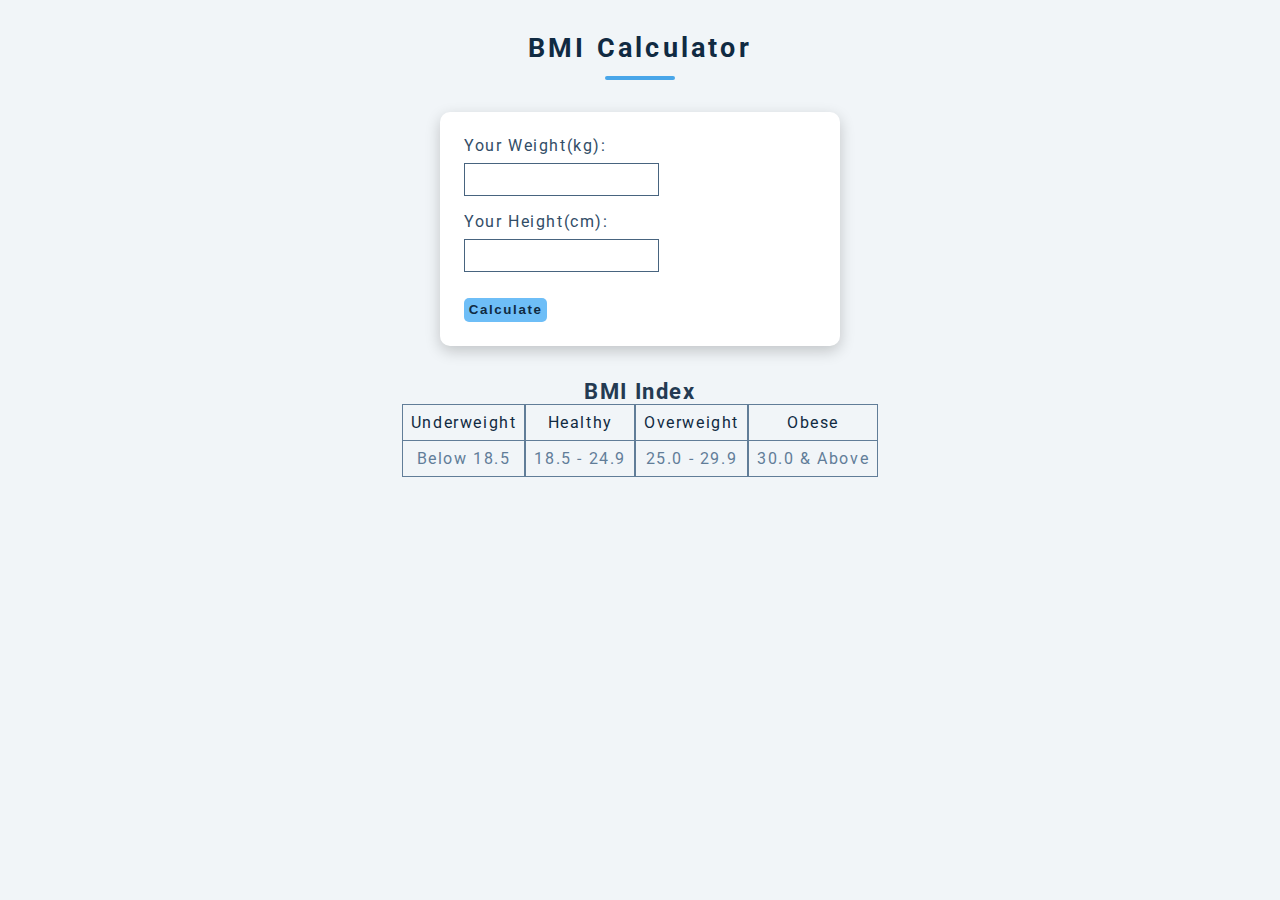
<file: BMI Calculator/index.html>
<!DOCTYPE html>
<html lang="en">
	<head>
		<meta charset="UTF-8" />
		<meta http-equiv="X-UA-Compatible" content="IE=edge" />
		<meta name="viewport" content="width=device-width, initial-scale=1.0" />
		<title>BMI Calculator</title>
		<link rel="stylesheet" href="./scss/bmi.css" />
	</head>
	<body>
		<div class="project-header">
			<h1 class="project-title">BMI Calculator</h1>
			<div class="underline"></div>
		</div>

		<div class="container">
			<div class="box">
				<form>
					<div class="form-group">
						<label>Your Weight(kg):</label>
						<input type="number" class="weight" />
					</div>

					<div class="form-group">
						<label>Your Height(cm):</label>
						<input type="number" class="height" />
					</div>

					<input type="submit" value="Calculate" class="btn" />
				</form>

				<h2 class="result display-none">Your BMI = <span id="BMI">23.45</span></h2>
			</div>
		</div>

		<div class="BMI-index">
			<h2>BMI Index</h2>
			<div class="center">
				<div class="flex-row">
					<div class="flex-column">
						<p class="bold-text">Underweight</p>
						<p class="light-text">Below 18.5</p>
					</div>
					<div class="flex-column">
						<p class="bold-text">Healthy</p>
						<p class="light-text">18.5 - 24.9</p>
					</div>
					<div class="flex-column">
						<p class="bold-text">Overweight</p>
						<p class="light-text">25.0 - 29.9</p>
					</div>
					<div class="flex-column">
						<p class="bold-text">Obese</p>
						<p class="light-text">30.0 & Above</p>
					</div>
				</div>
			</div>
		</div>

		<script src="main.js"></script>
	</body>
</html>
</file>
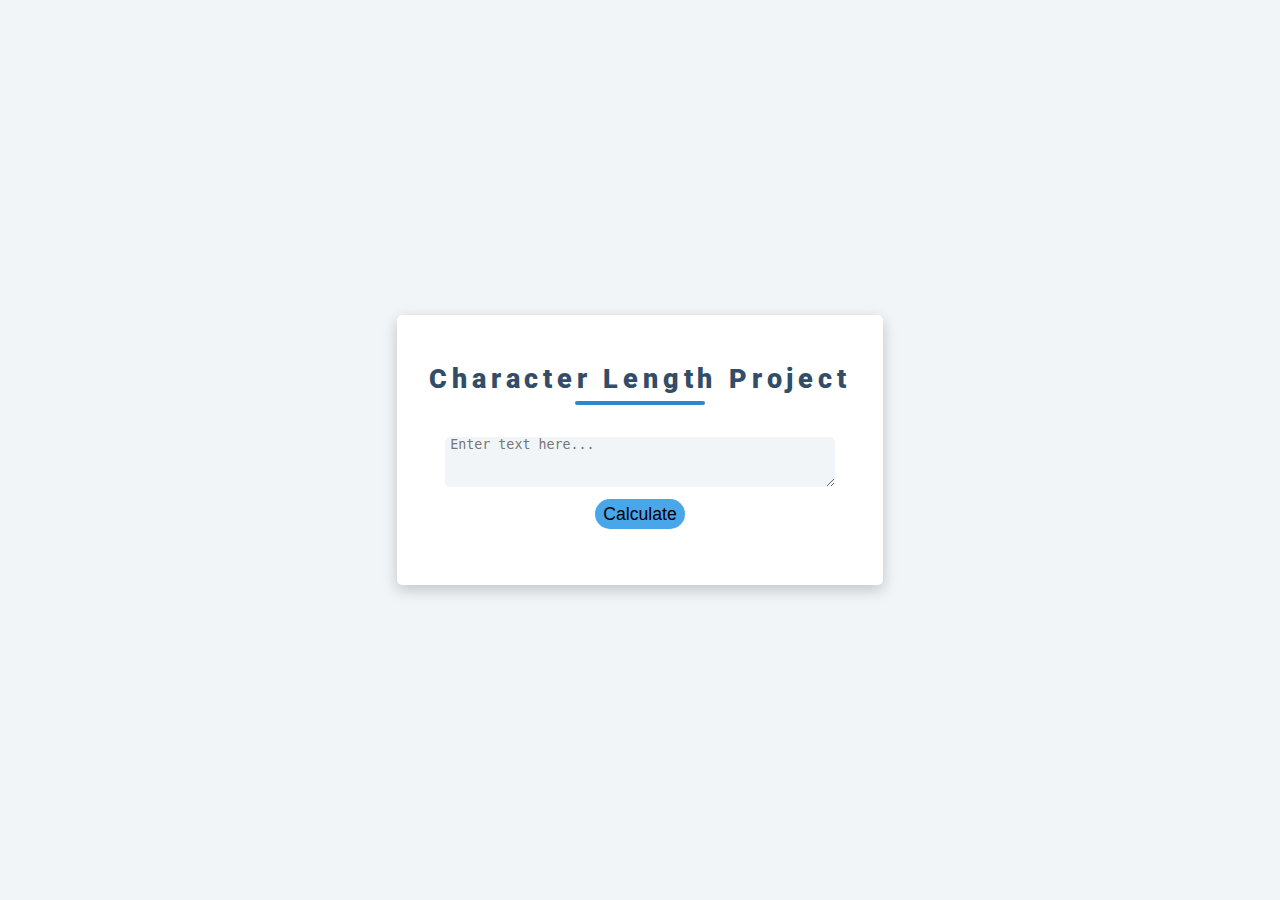
<file: Character_Length_Project/index.html>
<!DOCTYPE html>
<html lang="en">
	<head>
		<meta charset="UTF-8" />
		<meta http-equiv="X-UA-Compatible" content="IE=edge" />
		<meta name="viewport" content="width=device-width, initial-scale=1.0" />
		<title>Character Length Project</title>
		<link rel="stylesheet" href="./scss/charLength.css" />
	</head>
	<body>
		<!-- main container -->
		<div class="projectContainer">
			<div class="container">
				<!-- project header -->
				<div class="header">
					<h2 class="projectName"><strong>character Length project</strong></h2>
					<div class="underline"></div>
				</div>

				<!-- project body -->
				<div class="projectUI">
					<textarea id="text" placeholder="Enter text here..."></textarea>
					<button class="btn">Calculate</button>
				</div>

				<!-- Output -->
				<div class="output">
					<!--
					<h3>Number of characters = <span class="characters">44</span></h3>
					<br />
					<br />
					<h3>Number of words = <span class="words">44</span></h3>
					<br />
					<br />
					<h3>Number of letters = <span class="letters">44</span></h3>
					<br />
					<br />
					-->
				</div>
			</div>
		</div>

		<script src="main.js"></script>
	</body>
</html>
</file>
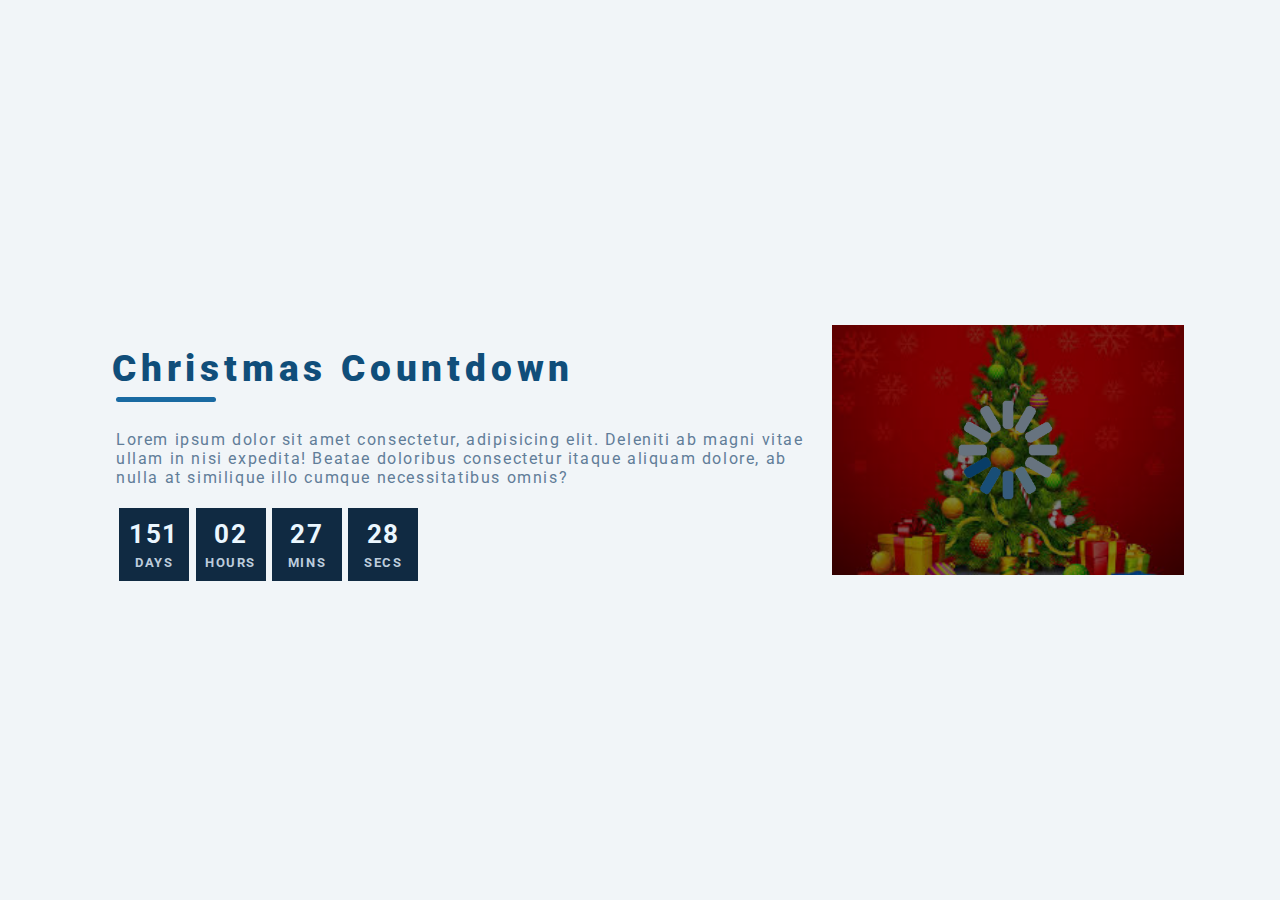
<file: Christmas Countdown/index.html>
<!DOCTYPE html>
<html lang="en">
	<head>
		<meta charset="UTF-8" />
		<meta http-equiv="X-UA-Compatible" content="IE=edge" />
		<meta name="viewport" content="width=device-width, initial-scale=1.0" />
		<title>Christmas Countdown</title>
		<link rel="stylesheet" href="./scss/christmasCountdown.css" />
	</head>
	<body>
		<!-- main container -->
		<div class="container">
			<div class="projectContainer">
				<div class="header">
					<h2 class="projectName"><strong>Christmas Countdown</strong></h2>
					<div class="underline"></div>
				</div>
				<!-- project body -->
				<div class="projectBody">
					<p>Lorem ipsum dolor sit amet consectetur, adipisicing elit. Deleniti ab magni vitae ullam in nisi expedita! Beatae doloribus consectetur itaque aliquam dolore, ab nulla at similique illo cumque necessitatibus omnis?</p>

					<!-- Countdown -->
					<div class="countdown">
						<div class="days time">
							<h3>23</h3>
							<h5>days</h5>
						</div>
						<div class="hours time">
							<h3>23</h3>
							<h5>hours</h5>
						</div>
						<div class="mins time">
							<h3>23</h3>
							<h5>mins</h5>
						</div>
						<div class="secs time">
							<h3>234</h3>
							<h5>secs</h5>
						</div>
					</div>
				</div>
			</div>

			<!-- christmas tree image -->
			<div class="image">
				<img src="./images/favLoader2.gif" alt="christmas tree" />
			</div>
		</div>
		<script src="main.js"></script>
	</body>
</html>
</file>
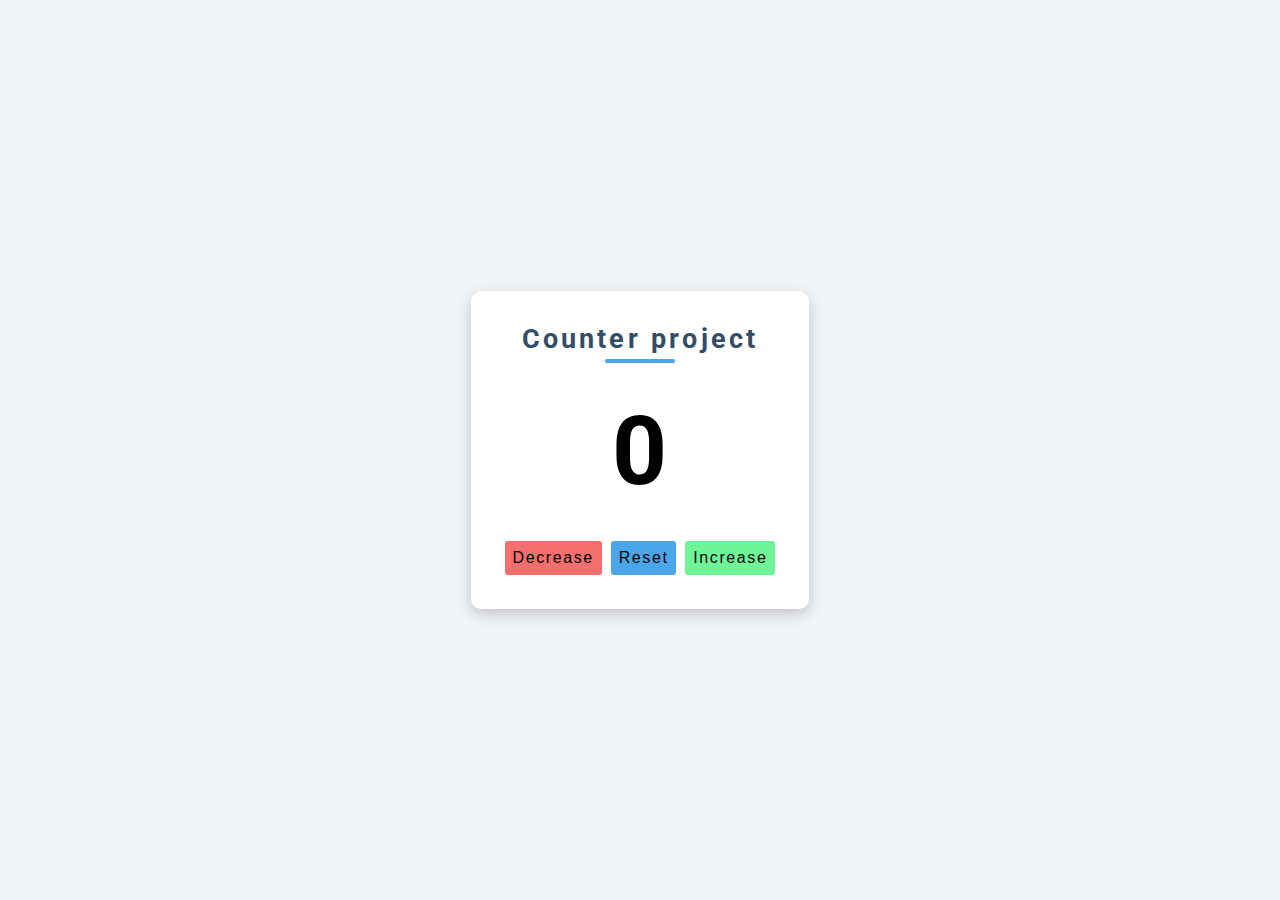
<file: Counter project/index.html>
<!DOCTYPE html>
<html lang="en">
	<head>
		<meta charset="UTF-8" />
		<meta http-equiv="X-UA-Compatible" content="IE=edge" />
		<meta name="viewport" content="width=device-width, initial-scale=1.0" />
		<title>Counter project</title>
		<link rel="stylesheet" href="./scss/counter.css" />
	</head>
	<body>
		<!-- project container -->
		<div class="project-container">
			<div class="header">
				<h1 class="project-name">Counter project</h1>
				<div class="underline"></div>
			</div>

			<div class="project-body">
				<div class="counter-div">
					<h1 class="counter">0</h1>
				</div>
				<div class="btn-group">
					<button class="decrease">decrease</button>
					<button class="reset">reset</button>
					<button class="increase">increase</button>
				</div>
			</div>
		</div>

		<script src="./main.js"></script>
	</body>
</html>
</file>
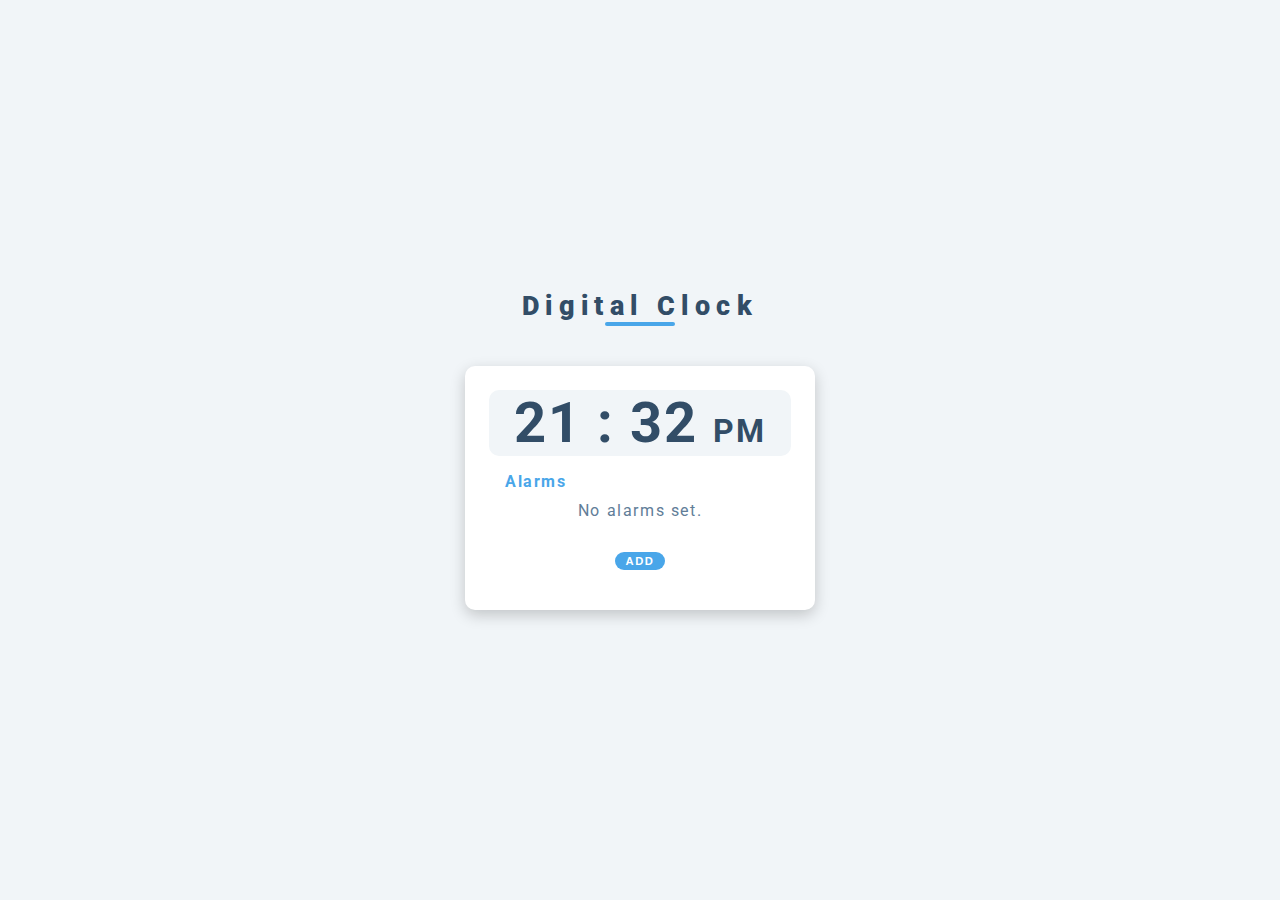
<file: Digital clock/index.html>
<!DOCTYPE html>
<html lang="en">
	<head>
		<meta charset="UTF-8" />
		<meta http-equiv="X-UA-Compatible" content="IE=edge" />
		<meta name="viewport" content="width=device-width, initial-scale=1.0" />
		<title>Digital Clock Project</title>
		<link rel="stylesheet" href="./scss/digitalClock.css" />
	</head>
	<body>
		<header class="projectName">
			<h1><strong>digital clock</strong></h1>
			<div class="underline"></div>
		</header>
		<!-- Modal container -->
		<div class="modalOverlay show-modal">
			<div class="modalContainer">
				<div class="modalContent">
					<div class="modalHeader">
						<h3>Set Alarm</h3>
						<button class="closeModal"><span>&timesbar;</span></button>
					</div>
					<div class="modalBody">
						<input type="number" class="modalHr" placeholder="Enter hours..." />
						<input type="number" class="modalMin" placeholder="Enter minutes..." />
						<button class="create">Add</button>
					</div>
				</div>
			</div>
		</div>

		<!-- main digital clock container -->
		<div class="digital-clock">
			<div class="clock">
				<!-- clock parts -->
				<div class="parts">
					<!-- <h1 class="time">00 : 00 <span class="ampm">PM</span></h1> -->
				</div>

				<!-- alarms container -->
				<div class="alarms">
					<h3>Alarms</h3>
					<div class="alarms-box"></div>
				</div>
				<!-- add and remove buttons -->
				<div class="controls">
					<button class="add">Add</button>
					<button class="clrAll">Clear</button>
				</div>
			</div>
		</div>

		<script src="main.js"></script>
	</body>
</html>
</file>
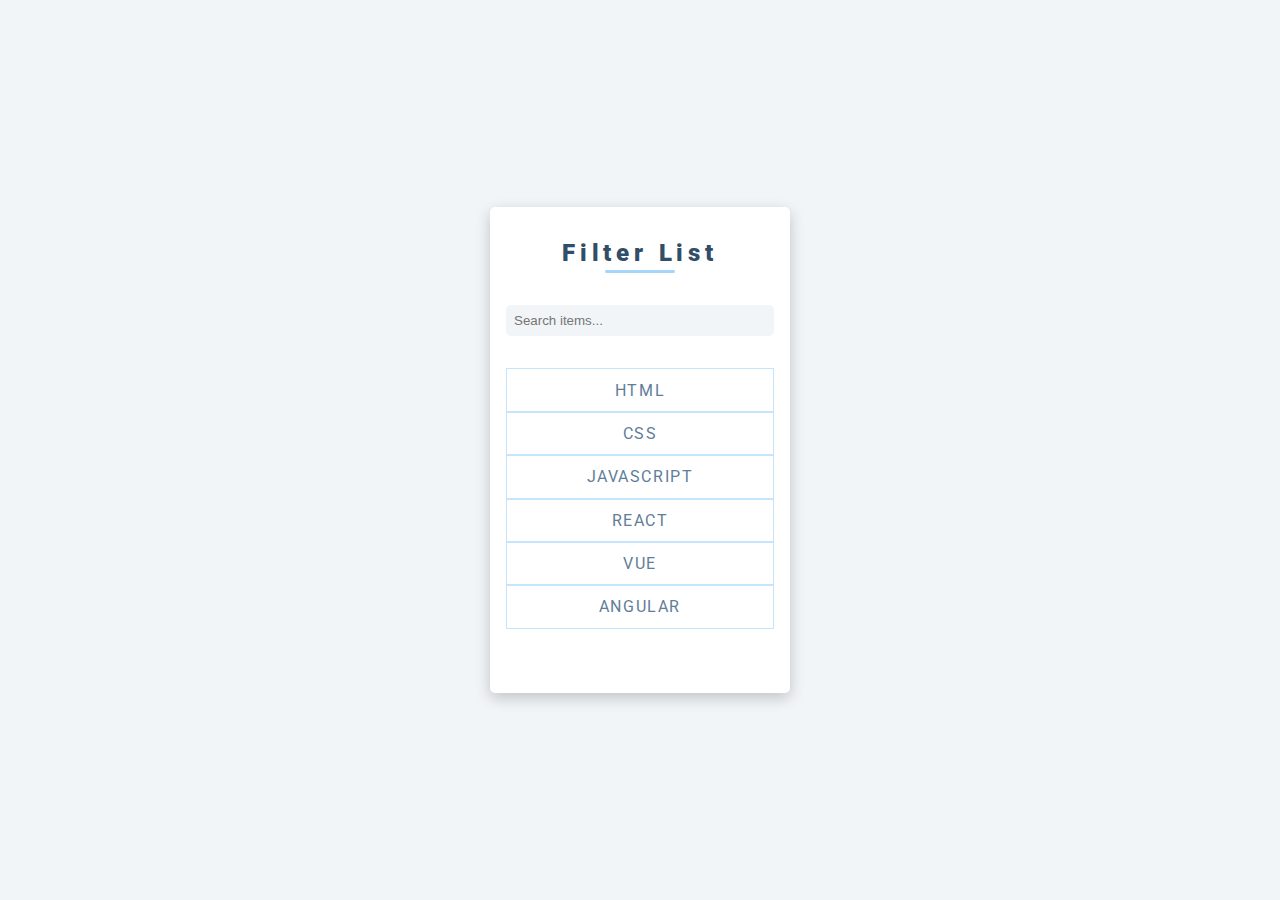
<file: Filter_Search_List/index.html>
<!DOCTYPE html>
<html lang="en">
	<head>
		<meta charset="UTF-8" />
		<meta http-equiv="X-UA-Compatible" content="IE=edge" />
		<meta name="viewport" content="width=device-width, initial-scale=1.0" />
		<title>Filter Search List project</title>
		<link rel="stylesheet" href="./scss/filterSearchList.css" />
	</head>
	<body>
		<!-- main container -->
		<div class="projectContainer">
			<div class="header">
				<h2><strong>Filter List</strong></h2>
				<div class="underline"></div>
			</div>

			<!-- user interface -->
			<div class="projectUI">
				<!-- Search input -->
				<input type="text" id="search" placeholder="Search items..." />

				<!-- items to be searched -->
				<ul class="list-group">
					<li class="list-group-item">HTML</li>
					<li class="list-group-item">CSS</li>
					<li class="list-group-item">Javascript</li>
					<li class="list-group-item">react</li>
					<li class="list-group-item">vue</li>
					<li class="list-group-item">angular</li>
				</ul>
			</div>
		</div>
		<script src="main.js"></script>
	</body>
</html>
</file>
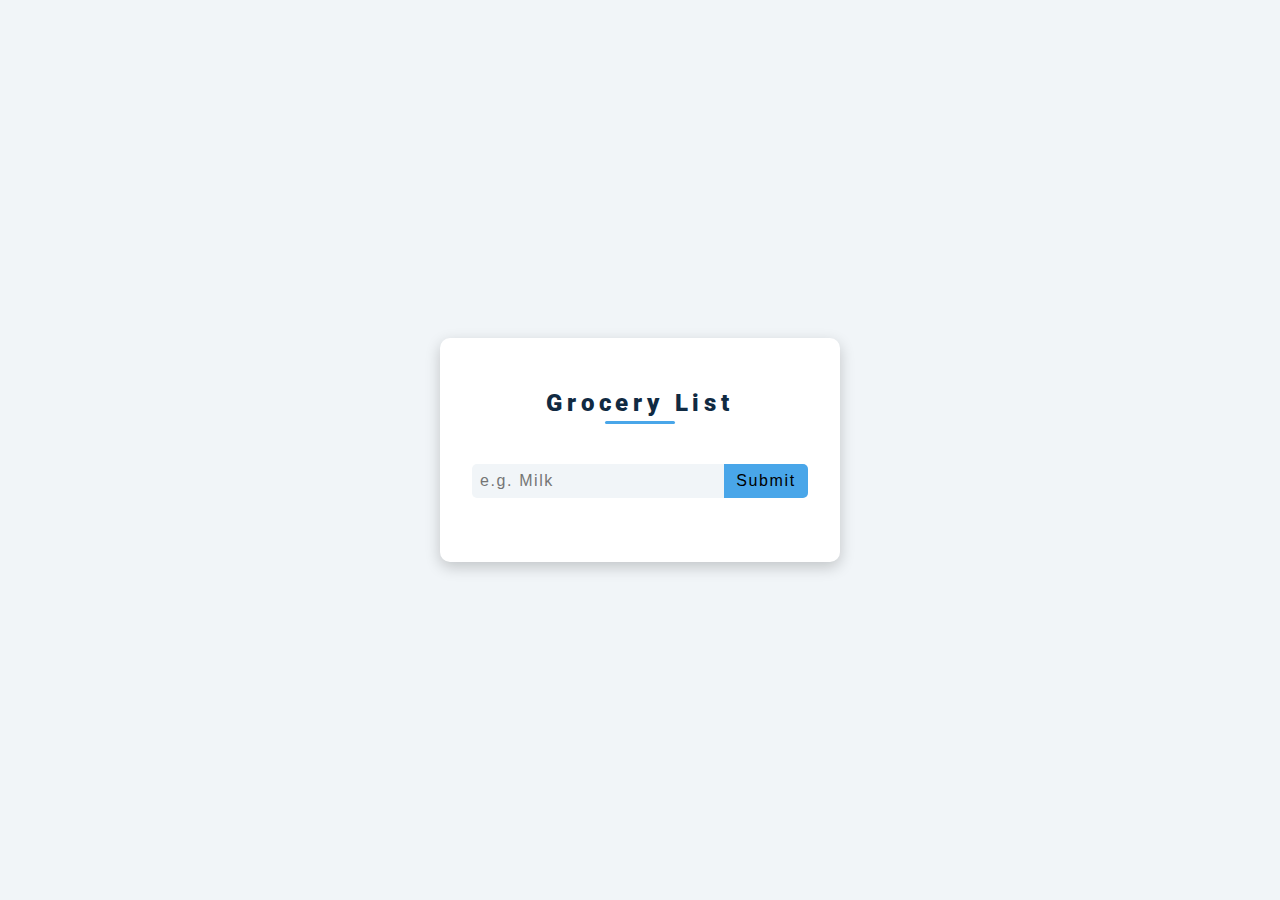
<file: Grocery List Project/index.html>
<!DOCTYPE html>
<html lang="en">
	<head>
		<meta charset="UTF-8" />
		<meta http-equiv="X-UA-Compatible" content="IE=edge" />
		<meta name="viewport" content="width=device-width, initial-scale=1.0" />
		<title>Grocery List Project</title>
		<link rel="stylesheet" href="./scss/groceryList.css" />
		<!-- <link rel="stylesheet" href="https://cdnjs.cloudflare.com/ajax/libs/font-awesome/5.15.3/css/all.min.css" /> -->
		<link rel="stylesheet" href="../font-awesome/css/all.css" />
	</head>
	<body>
		<!-- main container -->
		<div class="projectContainer">
			<div class="container">
				<!-- project header -->
				<div class="header">
					<h1 class="projectName"><strong>Grocery list</strong></h1>
					<div class="underline"></div>
				</div>
				<!-- input form -->
				<form class="inputForm">
					<input type="text" class="input-item" placeholder="e.g. Milk" />
					<input type="submit" class="submit" value="submit" />
				</form>
				<!-- grocery items -->
				<div class="display-none">
					<div class="itemsContainer"></div>
					<div class="clrDiv">
						<button class="btn-clear">Clear list</button>
					</div>
				</div>
			</div>
		</div>

		<script src="main.js"></script>
	</body>
</html>
</file>
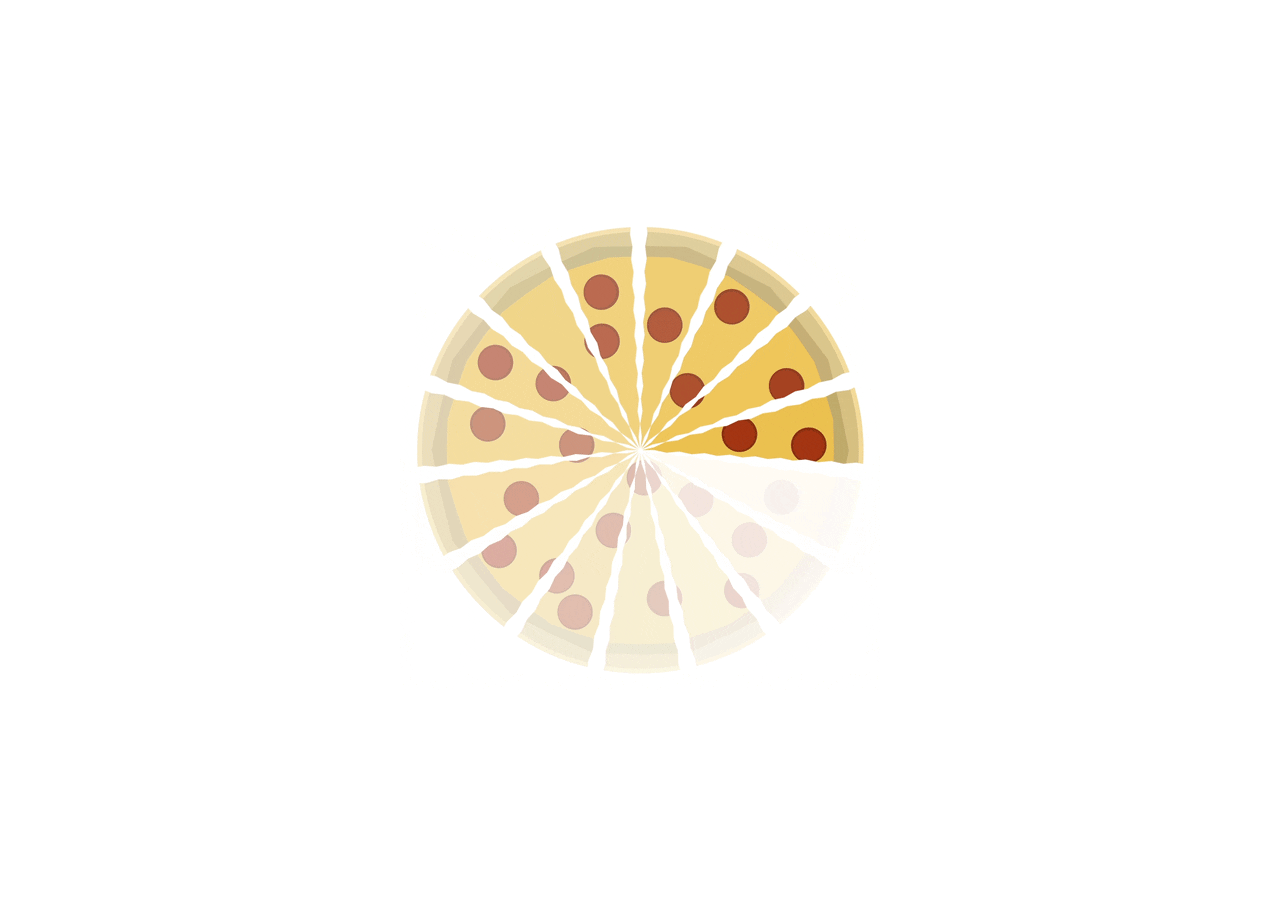
<file: Meal finder project/index.html>
<!DOCTYPE html>
<html lang="en">
	<head>
		<meta charset="UTF-8" />
		<meta http-equiv="X-UA-Compatible" content="IE=edge" />
		<meta name="viewport" content="width=device-width, initial-scale=1.0" />
		<title>Meal Finder Project</title>
		<link rel="stylesheet" href="./scss/meal.css" />
		<link rel="stylesheet" href="../font-awesome/css/all.css" />
	</head>
	<body>
		<!-- preloader -->
		<div class="preloader-div">
			<img src="./images/loader4.gif" alt="" />
		</div>

		<div class="container">
			<br />
			<div class="header">
				<h1 class="project-name"><i class="fa fa-chef-hat"></i> Menu Project</h1>
				<div class="underline"></div>
			</div>
			<br />
			<div class="flex-column">
				<form>
					<input type="text" id="search" placeholder="Search meal..." />
					<button type="submit">
						<i class="fa fa-search"></i>
					</button>
				</form>

				<!-- categories -->
				<select id="categories">
					<option class="category" value="Random">random</option>
					<option class="category" value="Beef">beef</option>
					<option class="category" value="Chicken">chicken</option>
					<option class="category" value="Dessert">dessert</option>
					<option class="category" value="Lamb">lamb</option>
					<option class="category" value="Miscellaneous">miscellaneous</option>
					<option class="category" value="Pasta">pasta</option>
					<option class="category" value="Seafood">seafood</option>
					<option class="category" value="Side">side</option>
					<option class="category" value="Vegan">vegan</option>
					<option class="category" value="Vegetarian">vegetarian</option>
					<option class="category" value="Breakfast">breakfast</option>
				</select>
			</div>
			<br />
			<h3 id="searchResults"></h3>
			<!-- meals -->
			<div class="menu"></div>
		</div>

		<script src="main.js" async></script>
	</body>
</html>
</file>
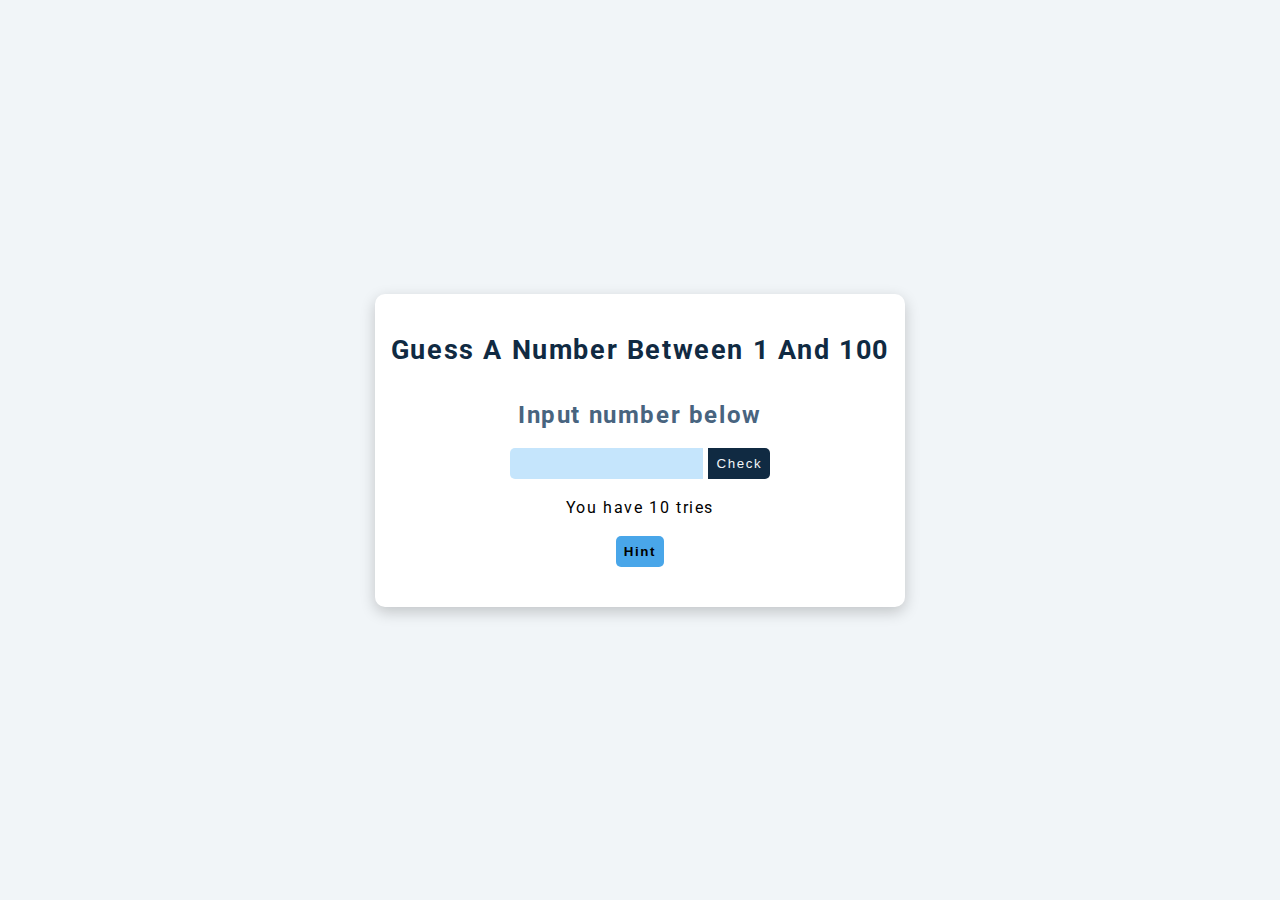
<file: Number guessing game/index.html>
<!DOCTYPE html>
<html lang="en">
	<head>
		<meta charset="UTF-8" />
		<meta http-equiv="X-UA-Compatible" content="IE=edge" />
		<meta name="viewport" content="width=device-width, initial-scale=1.0" />
		<title>Number Guessing Game</title>
		<link rel="stylesheet" href="./scss/guessing.css" />
	</head>
	<body>
		<!-- main project container -->
		<div class="project-container">
			<h1>Guess a number between 1 and 100</h1>
			<br />
			<h2>Input number below</h2>
			<br />
			<form>
				<input type="number" class="number" />
				<input type="submit" value="Check" class="submit" />
			</form>
			<br />
			<p>You have 10 tries</p>
			<br />
			<button class="hint">Hint</button>
		</div>

		<script src="main.js"></script>
	</body>
</html>
</file>
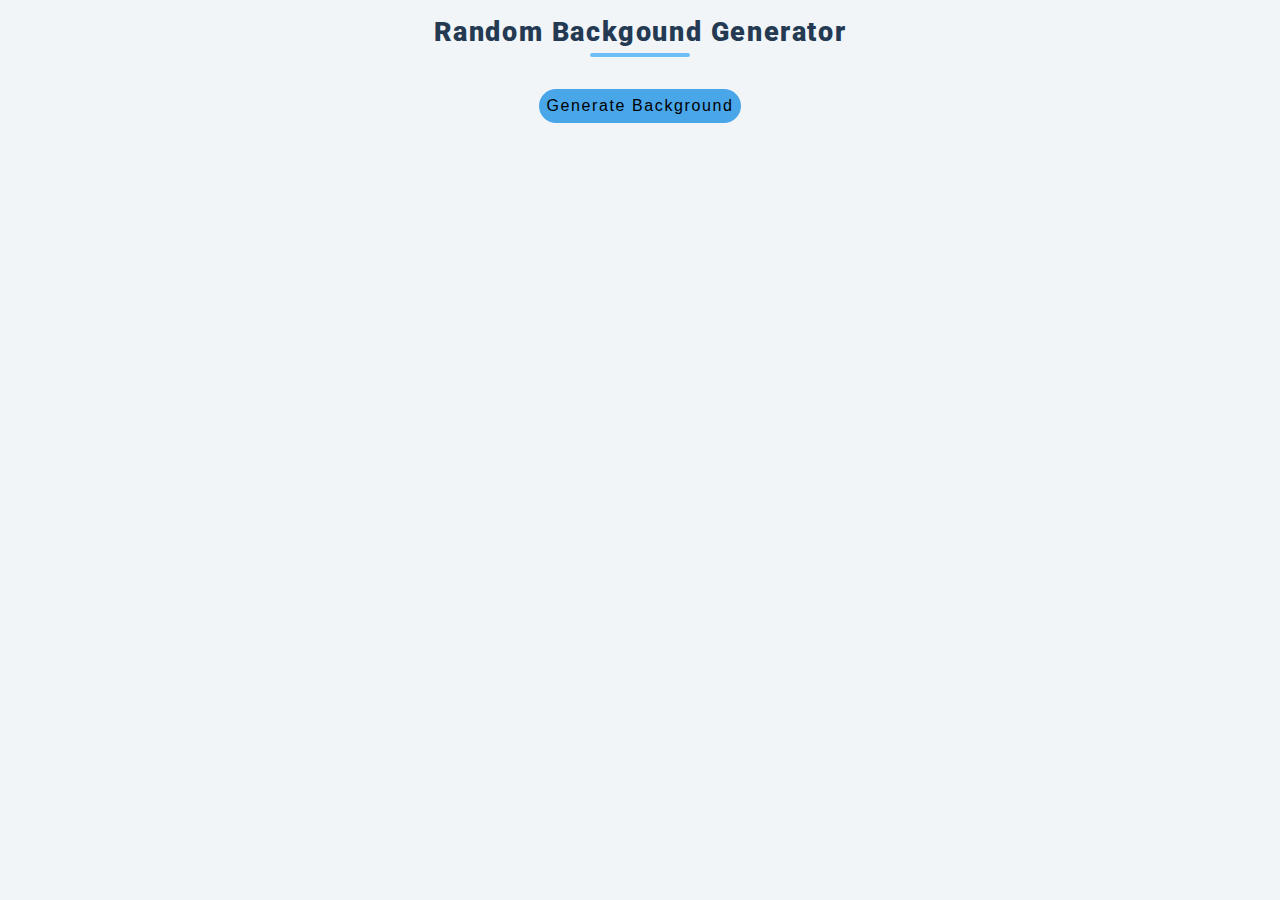
<file: Random BackgroundColor Project/index.html>
<!DOCTYPE html>
<html lang="en">
	<head>
		<meta charset="UTF-8" />
		<meta http-equiv="X-UA-Compatible" content="IE=edge" />
		<meta name="viewport" content="width=device-width, initial-scale=1.0" />
		<title>Random background generator</title>
		<link rel="stylesheet" href="style.css" />
		<link rel="stylesheet" href="../font-awesome/css/all.css" />
	</head>
	<body>
		<!-- project name -->
		<header class="header">
			<div class="title">
				<h1 class="project-name"><strong>Random Backgound generator</strong></h1>
				<div class="underline"></div>
			</div>
			<button class="btn">Generate Background</button>
		</header>

		<!-- project body -->
		<div class="container">
			<!-- <div class="box">
				<h1>#f1f5f8</h1>
			</div> -->
		</div>

		<script src="main.js"></script>
	</body>
</html>
</file>
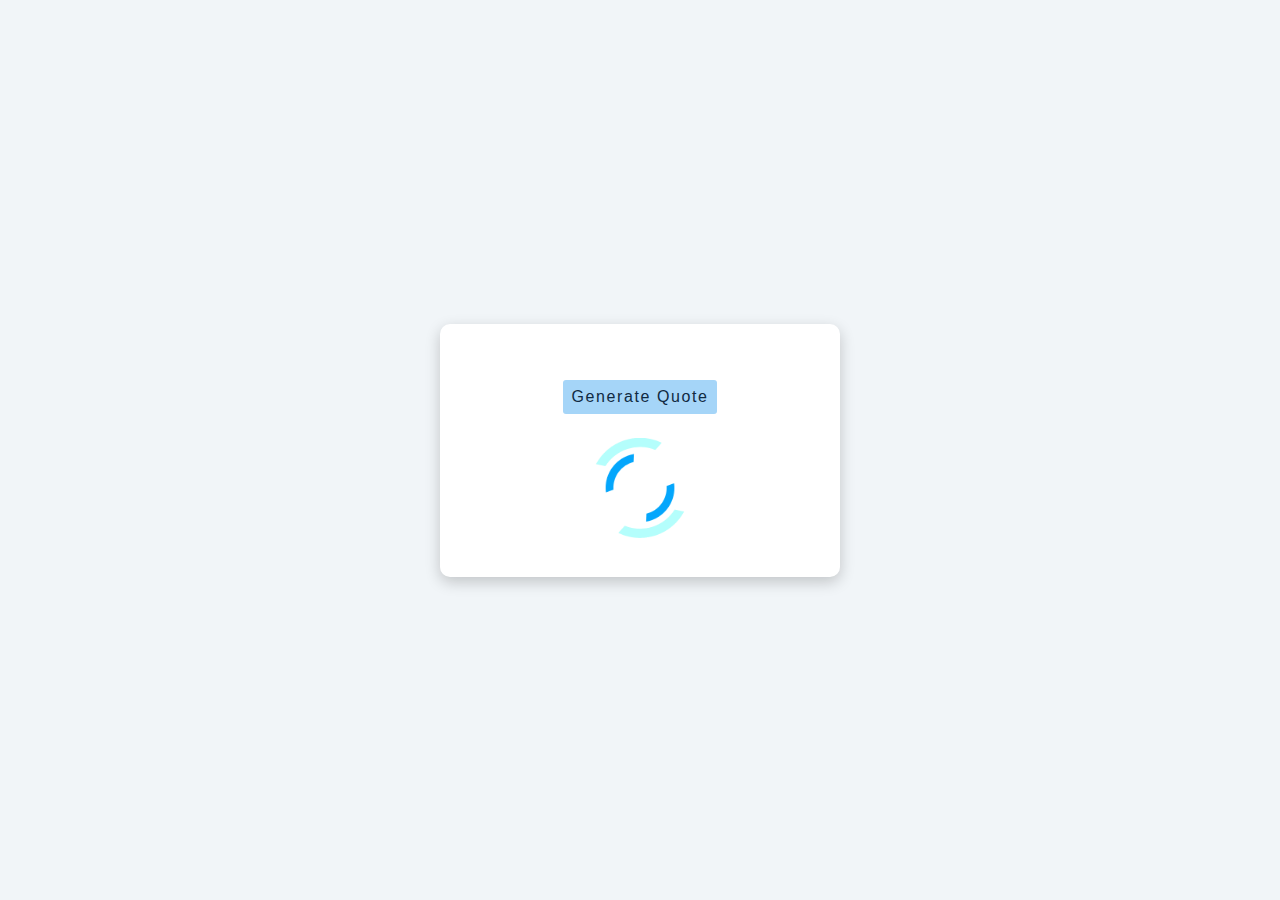
<file: Random quotes project/index.html>
<!DOCTYPE html>
<html lang="en">
	<head>
		<meta charset="UTF-8" />
		<meta http-equiv="X-UA-Compatible" content="IE=edge" />
		<meta name="viewport" content="width=device-width, initial-scale=1.0" />
		<title>Random Quotes Generator</title>
		<link rel="stylesheet" href="./scss/randomQuotes.css" />
		<link rel="stylesheet" href="../font-awesome/css/all.css" />
	</head>
	<body>
		<!-- main container -->
		<div class="project-container">
			<button class="btn">Generate Quote</button>
			<div class="output"></div>
		</div>

		<script src="main.js"></script>
	</body>
</html>
</file>
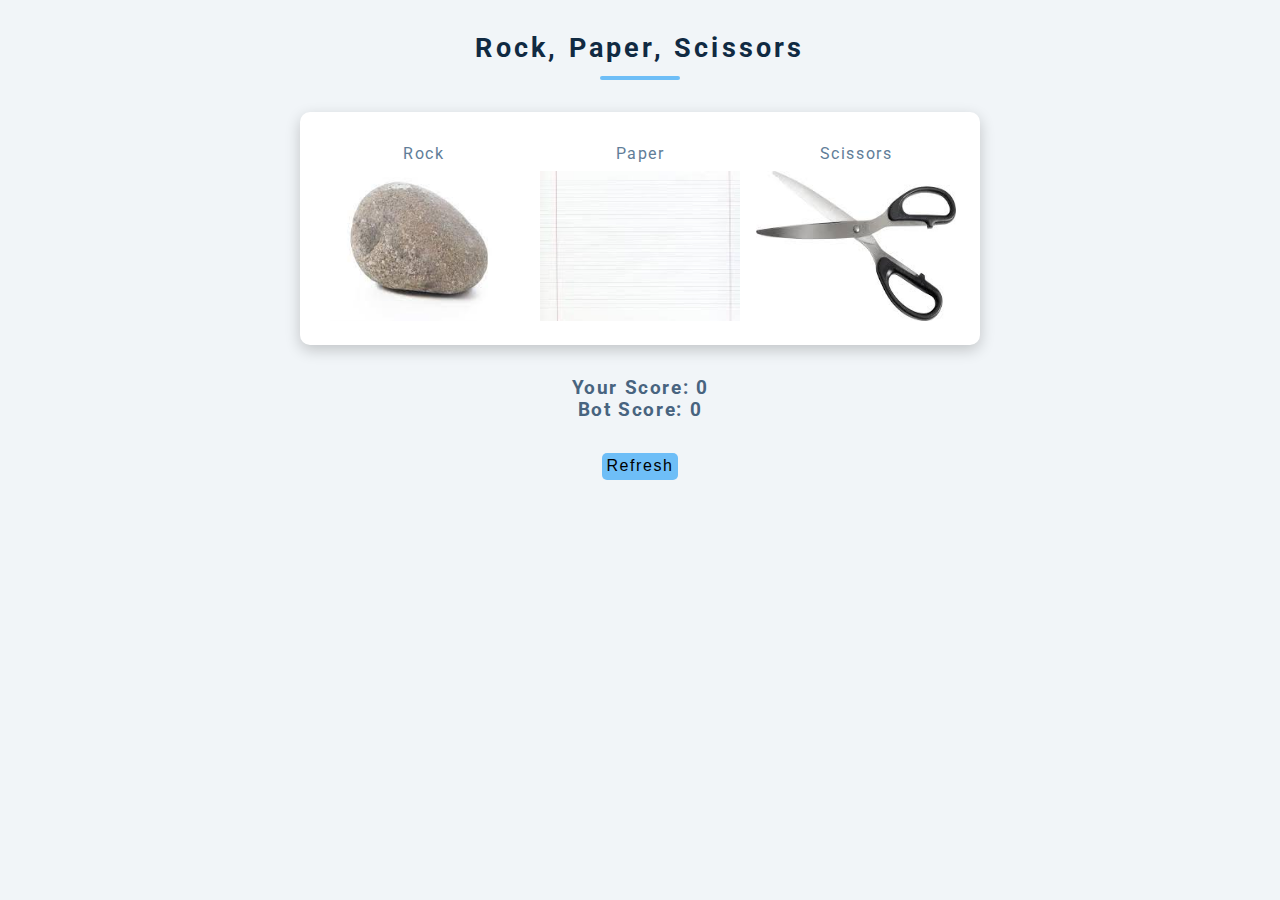
<file: Rock Paper Scissors game/index.html>
<!DOCTYPE html>
<html lang="en">
	<head>
		<meta charset="UTF-8" />
		<meta http-equiv="X-UA-Compatible" content="IE=edge" />
		<meta name="viewport" content="width=device-width, initial-scale=1.0" />
		<title>Rock Paper Scissors Game</title>
		<link rel="stylesheet" href="./scss/rps.css" />
	</head>
	<body>
		<div class="header">
			<h1 class="project-title">Rock, Paper, Scissors</h1>
			<div class="underline"></div>
		</div>

		<div class="container">
			<div class="game-box"></div>
		</div>

		<div class="score">
			<h3>Your Score: <span class="user">0</span></h3>
			<h3>Bot Score: <span class="bot">0</span></h3>
		</div>

		<div class="refresh-btn">
			<button class="btn">Refresh</button>
		</div>
		<script src="main.js"></script>
	</body>
</html>
</file>
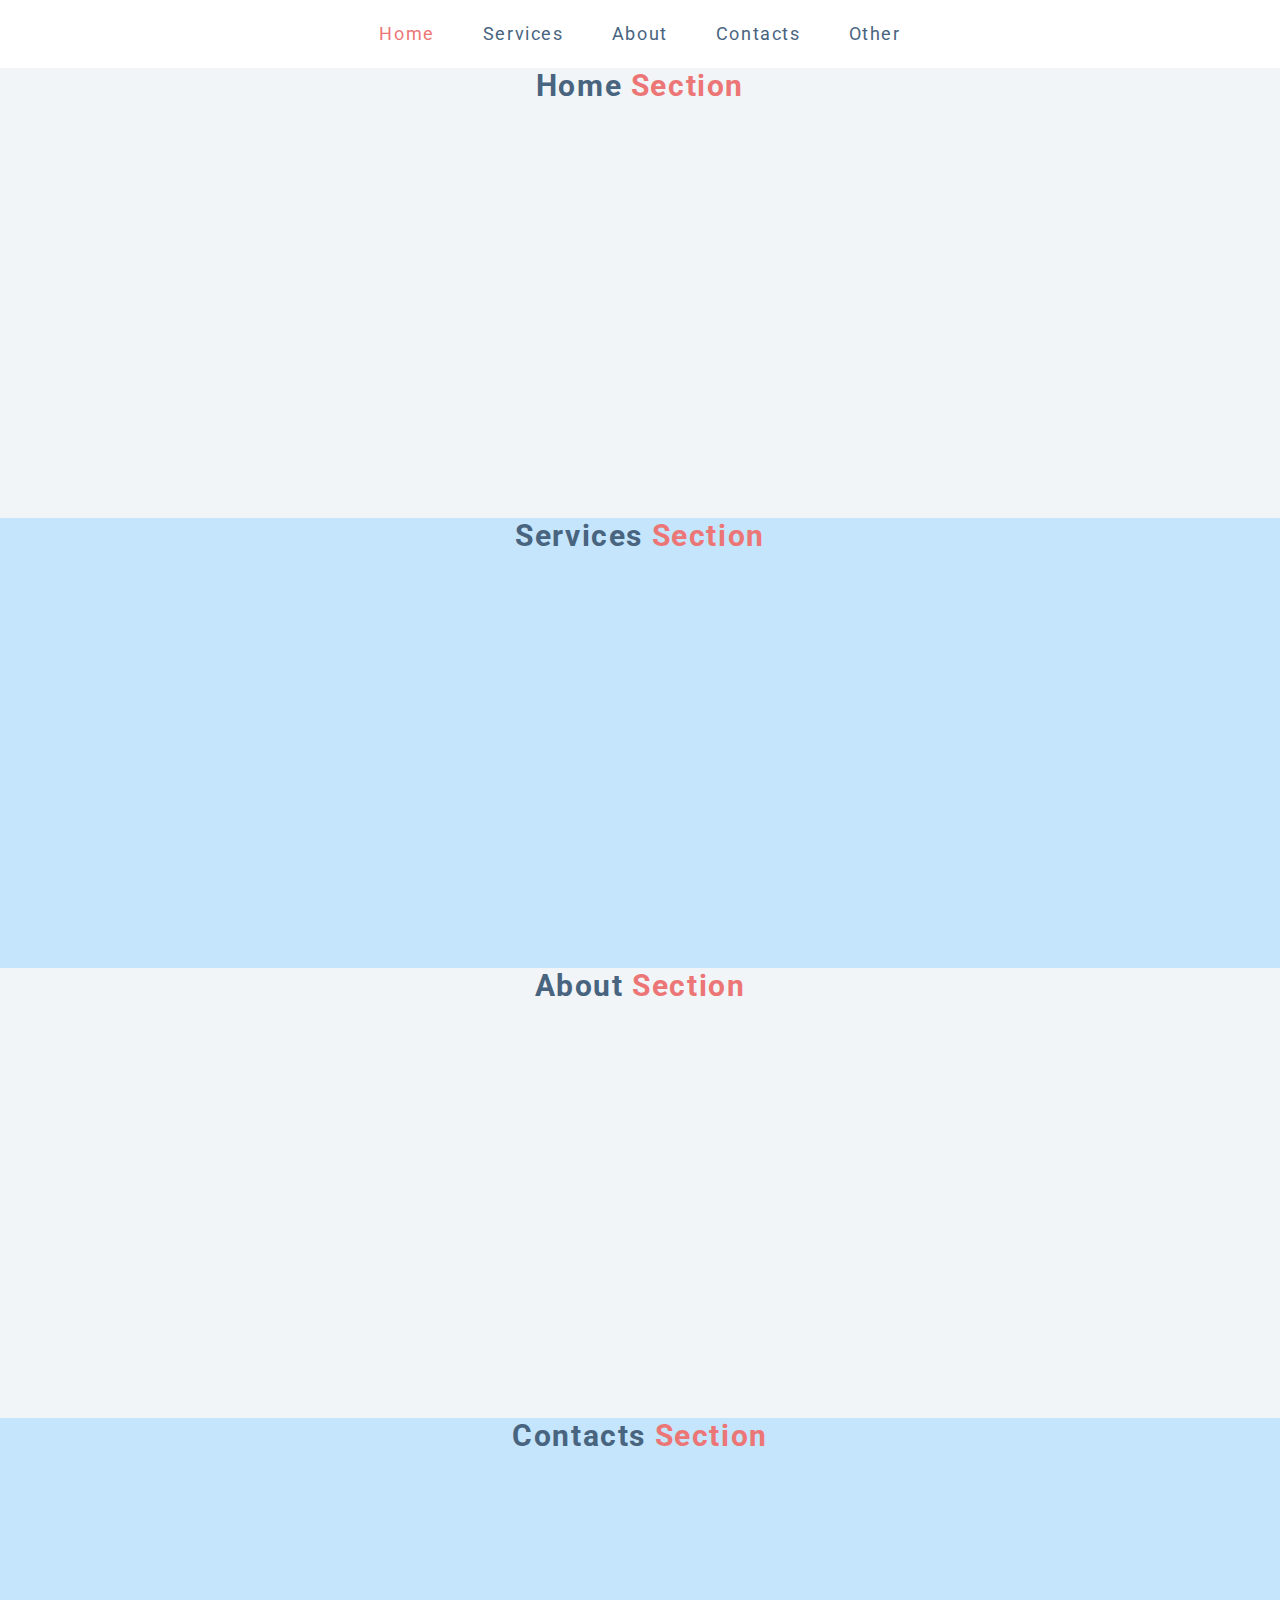
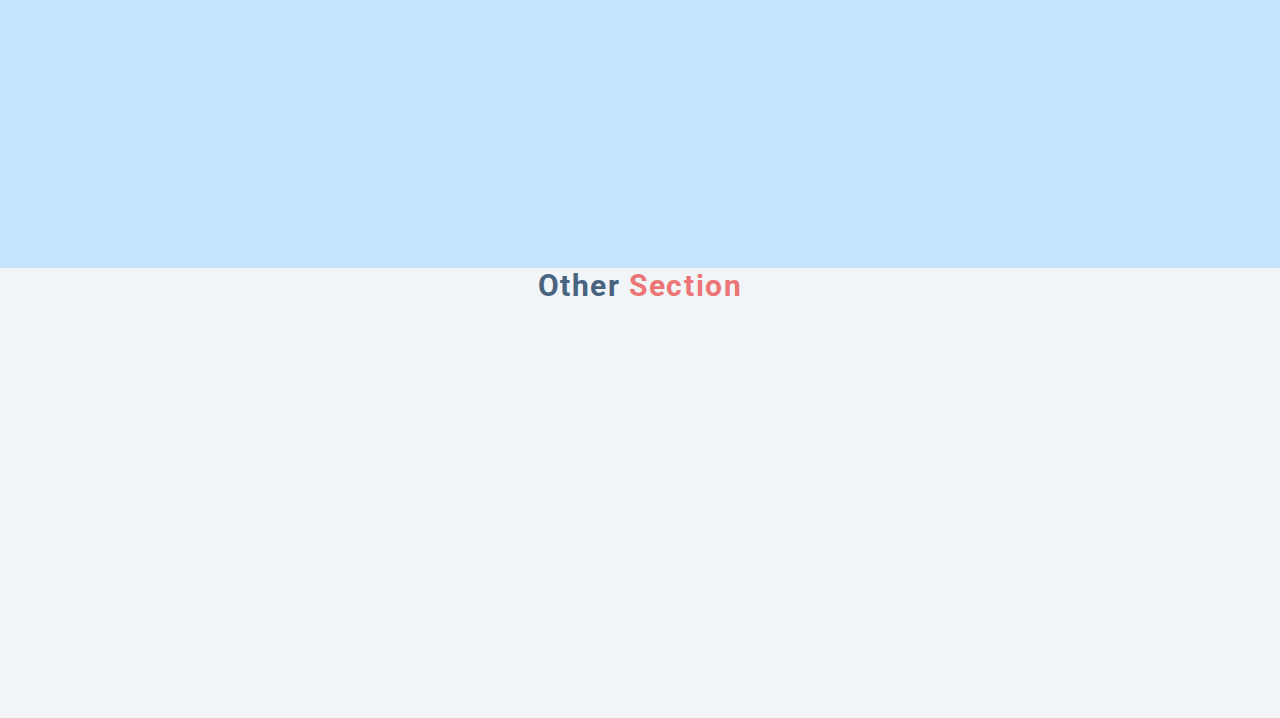
<file: Scroll project/index.html>
<!DOCTYPE html>
<html lang="en">
	<head>
		<meta charset="UTF-8" />
		<meta http-equiv="X-UA-Compatible" content="IE=edge" />
		<meta name="viewport" content="width=device-width, initial-scale=1.0" />
		<title>Scroll project</title>
		<link rel="stylesheet" href="scss/scroll.css" />
	</head>
	<body>
		<!-- Navigation -->
		<header class="navigation">
			<ul class="links">
				<li class="nav-item">
					<a href="#home" class="nav-link active">Home</a>
				</li>
				<li class="nav-item">
					<a href="#services" class="nav-link">services</a>
				</li>
				<li class="nav-item">
					<a href="#about" class="nav-link">about</a>
				</li>
				<li class="nav-item">
					<a href="#contacts" class="nav-link">contacts</a>
				</li>
				<li class="nav-item">
					<a href="#other" class="nav-link">other</a>
				</li>
			</ul>
		</header>

		<!-- Home -->
		<section id="home">
			<h1>home <span class="red">Section</span></h1>
		</section>
		<!-- services -->
		<section id="services">
			<h1>services <span class="red">Section</span></h1>
		</section>
		<!-- About -->
		<section id="about">
			<h1>about <span class="red">Section</span></h1>
		</section>
		<!-- contacts -->
		<section id="contacts">
			<h1>contacts <span class="red">Section</span></h1>
		</section>
		<!-- other -->
		<section id="other">
			<h1>other <span class="red">Section</span></h1>
		</section>

		<script src="main.js"></script>
	</body>
</html>
</file>
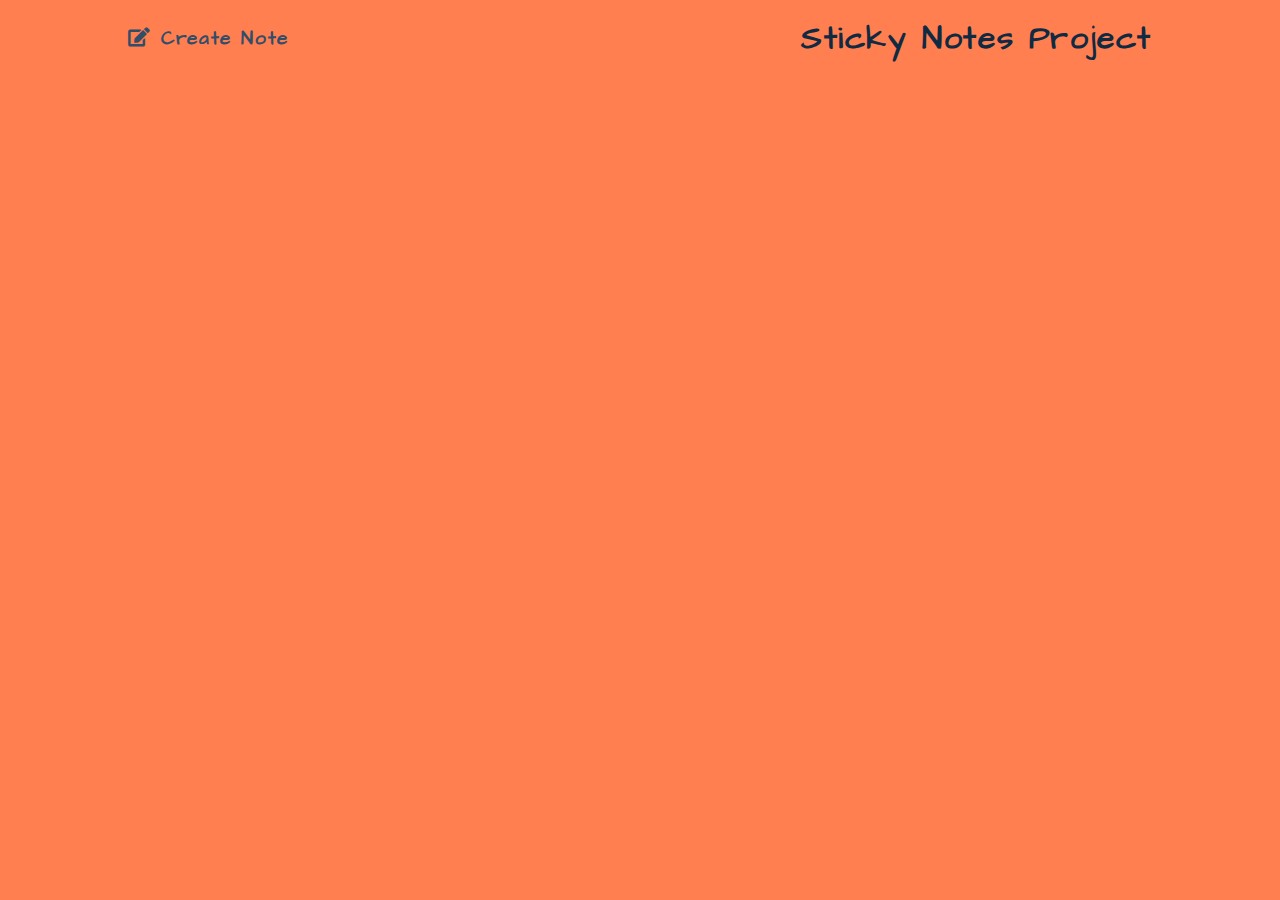
<file: Sticky notes project/index.html>
<!DOCTYPE html>
<html lang="en">
	<head>
		<meta charset="UTF-8" />
		<meta http-equiv="X-UA-Compatible" content="IE=edge" />
		<meta name="viewport" content="width=device-width, initial-scale=1.0" />
		<title>Sticky notes project</title>
		<link rel="stylesheet" href="./scss/stickyNotes.css" />
		<link rel="stylesheet" href="../font-awesome/css/all.css" />
	</head>
	<body>
		<div class="container-1">
			<button class="create-btn">
				<i class="fa fa-edit"></i>
				Create Note
			</button>
			<h1>Sticky notes project</h1>
		</div>
		<div class="container-2">
			<textarea id="textNote" maxlength="90" placeholder="Write note..."></textarea>
			<div class="btn-group">
				<button class="check-btn">
					<i class="fa fa-check"></i>
				</button>
				<button class="times-btn">
					<i class="fa fa-times"></i>
				</button>
			</div>
		</div>
		<div class="container-3">
			
		</div>

		<script src="main.js"></script>
	</body>
</html>
</file>
<file: BMI Calculator/scss/bmi.css>
@import url("https://fonts.googleapis.com/css2?family=Roboto&display=swap");
* {
  padding: 0;
  margin: 0;
  box-sizing: border-box;
}

/* 
   =========
   VARIABLES
	 =========
*/
/* Darkest grey - used for headings */
/* Grey used for paragraphs */
/* dark shades of primary color*/
/* primary/main color */
/* lighter shades of primary color */
/* box shadows */
/* Body background */
body {
  font-family: "Roboto", sans-serif;
  letter-spacing: 0.1rem;
  background: #f1f5f8;
}

.project-header {
  text-align: center;
  margin: 2rem;
}
.project-header .project-title {
  font-size: 1.7rem;
  color: #102a42;
  margin-bottom: 12px;
  letter-spacing: 0.2rem;
}
.project-header .underline {
  margin: auto;
  height: 3.5px;
  border-radius: 5px;
  background: #49a6e9;
  width: 70px;
}

.container {
  display: flex;
  justify-content: center;
  align-items: center;
  margin-bottom: 2rem;
}
.container .box {
  padding: 1.5rem;
  border-radius: 10px;
  box-shadow: 0 5px 15px rgba(0, 0, 0, 0.2);
  background: #fff;
  width: 400px;
}
@media (max-width: 450px) {
  .container {
    width: 85%;
  }
}
.container form .form-group {
  margin-bottom: 1rem;
  color: #324d67;
}
.container form .form-group input {
  display: block;
  margin-top: 8px;
  border: 1px solid #48647f;
  padding: 0.5rem;
}
.container form .btn {
  margin-top: 10px;
  padding: 0.3rem;
  letter-spacing: 0.1rem;
  background: #6ebef7;
  color: #102a42;
  border: none;
  cursor: pointer;
  border-radius: 5px;
  font-weight: bold;
}
.container .result {
  margin-top: 1rem;
  color: #102a42;
}
.container .display-none {
  display: none !important;
}

.BMI-index {
  width: 100%;
  text-align: center;
}
.BMI-index h2 {
  color: #243a52;
  font-size: 1.4rem;
}
.BMI-index .center {
  display: flex;
  justify-content: center;
  align-items: center;
  width: 80%;
  margin: auto;
}
.BMI-index .flex-row {
  display: flex;
  flex-wrap: wrap;
  margin: auto;
}
.BMI-index .flex-row .flex-column {
  display: flex;
  flex-direction: column;
  border: 1px solid #617d98;
  color: #617d98;
}
.BMI-index .flex-row .flex-column p:first-child {
  color: #102a42;
  border-bottom: 1px solid #617d98;
}
.BMI-index .flex-row .flex-column p {
  padding: 0.5rem;
}
</file>
<file: Character_Length_Project/scss/charLength.css>
@import url("https://fonts.googleapis.com/css2?family=Roboto&display=swap");
* {
  padding: 0;
  margin: 0;
  box-sizing: border-box;
}

/* 
   =========
   VARIABLES
	 =========
*/
/* Darkest grey - used for headings */
/* Grey used for paragraphs */
/* dark shades of primary color*/
/* primary/main color */
/* lighter shades of primary color */
/* box shadows */
/* Body background */
body {
  font-family: "Roboto", sans-serif;
  background-color: #f1f5f8;
  display: flex;
  justify-content: center;
  align-items: center;
  height: 100vh;
  letter-spacing: 0.1rem;
}

.projectContainer {
  background: #fff;
  padding: 1rem;
  border-radius: 5px;
  box-shadow: 0 5px 15px rgba(0, 0, 0, 0.2);
}
@media (max-width: 500px) {
  .projectContainer {
    width: 85%;
  }
}
.projectContainer .container {
  padding: 1rem;
  text-align: center;
}
.projectContainer .container .header {
  margin-bottom: 2rem;
  margin-top: 1rem;
}
.projectContainer .container .header .projectName {
  font-size: 1.7rem;
  text-transform: capitalize;
  font-weight: bold;
  margin-bottom: 0.4rem;
  color: #324d67;
  letter-spacing: 0.3rem;
}
.projectContainer .container .header .underline {
  width: 130px;
  height: 4px;
  background: #2d87c8;
  margin: auto;
  border-radius: 3px;
}
.projectContainer .container .projectUI {
  text-align: center;
  padding: 0 1rem;
}
.projectContainer .container .projectUI #text {
  width: 100%;
  border: none;
  background: #f1f5f8;
  height: 50px;
  border-radius: 5px;
  padding: 0 0.3rem;
}
.projectContainer .container .projectUI #text:focus {
  outline: #6ebef7 !important;
}
.projectContainer .container .projectUI .btn {
  font-size: 1.1rem;
  background: #49a6e9;
  border: none;
  padding: 0.3rem 0.5rem;
  border-radius: 20px;
  margin: 0.5rem 0;
  cursor: pointer;
  transition: background 0.5s linear;
}
.projectContainer .container .projectUI .btn:hover {
  background: #a5d5f8;
  color: #617d98;
}
.projectContainer .container .projectUI .btn:focus {
  outline: none;
}
.projectContainer .container .output {
  margin: 1rem 0;
}
.projectContainer .container .output h3 {
  color: #324d67;
  display: inline;
  padding: 0.5rem;
  text-transform: capitalize;
}
.projectContainer .container .output h3:hover {
  background: #f1f5f8;
  border-radius: 5px;
}
</file>
<file: Christmas Countdown/scss/christmasCountdown.css>
@import url("https://fonts.googleapis.com/css2?family=Roboto&display=swap");
* {
  padding: 0;
  margin: 0;
  box-sizing: border-box;
}

/* 
   =========
   VARIABLES
	 =========
*/
/* Darkest grey - used for headings */
/* Grey used for paragraphs */
/* dark shades of primary color*/
/* primary/main color */
/* lighter shades of primary color */
/* box shadows */
/* Body background */
body {
  font-family: "Roboto", sans-serif;
  letter-spacing: 0.1rem;
  background: #f1f5f8;
}

.container {
  display: flex;
  justify-content: "space-between";
  align-items: center;
  width: 85%;
  height: 100vh;
  margin: auto;
}

.projectContainer {
  padding: 1rem;
  flex: 2;
}
.projectContainer .header {
  margin-top: 2rem;
  margin-bottom: 1.5rem;
}
.projectContainer .header .projectName {
  text-transform: capitalize;
  color: #104e7a;
  letter-spacing: 0.3rem;
  font-size: 2.3rem;
}
.projectContainer .header .underline {
  width: 100px;
  height: 5px;
  border-radius: 3px;
  background: #1a6aa2;
  margin-top: 7px;
  margin-left: 4px;
}
.projectContainer .projectBody {
  padding: 4px;
}
.projectContainer .projectBody p {
  color: #617d98;
  margin-bottom: 1.3rem;
}
.projectContainer .projectBody .countdown {
  display: flex;
}
.projectContainer .projectBody .countdown .time {
  background: #102a42;
  text-align: center;
  padding: 0.7rem 0rem;
  width: 70px;
  margin: 0 0.2rem;
}
.projectContainer .projectBody .countdown .time h3 {
  color: #ebf7ff;
  font-size: 1.6rem;
  margin-bottom: 0.4rem;
}
.projectContainer .projectBody .countdown .time h5 {
  color: #bcccdc;
  text-transform: uppercase;
}

.image {
  display: flex;
  justify-content: "center";
  align-items: center;
  flex: 1;
  background: url("../images/christmasTree.jpeg");
  background-repeat: no-repeat;
  background-size: cover;
  background-position: center;
  height: 250px;
  position: relative;
}
.image::before {
  content: "";
  position: absolute;
  width: 100%;
  height: 100%;
  left: 0;
  background: rgba(0, 0, 0, 0.5);
}
.image img {
  width: 100px;
  margin: 0 auto;
}

@media (max-width: 780px) {
  .container {
    flex-direction: column;
    margin-bottom: 5rem;
  }
  .container .image {
    width: 80%;
    margin-top: 1rem;
  }
  .container .image img {
    width: 50%;
    height: 250px;
  }
  .container .projectContainer {
    text-align: center;
  }
  .container .projectContainer .header .projectName {
    font-size: 2rem;
  }
  .container .projectContainer .header .underline {
    margin: auto;
  }
  .container .projectContainer .projectBody .countdown {
    justify-content: center;
  }
  .container .projectContainer .projectBody .countdown .time {
    width: 60px;
  }
  .container .projectContainer .projectBody .countdown .time h3 {
    font-size: 1.4rem;
  }
  .container .projectContainer .projectBody .countdown .time h5 {
    font-size: 0.6rem;
  }
}
</file>
<file: Counter project/scss/counter.css>
@import url("https://fonts.googleapis.com/css2?family=Roboto&display=swap");
* {
  padding: 0;
  margin: 0;
  box-sizing: border-box;
}

/* 
   =========
   VARIABLES
	 =========
*/
/* Darkest grey - used for headings */
/* Grey used for paragraphs */
/* dark shades of primary color*/
/* primary/main color */
/* lighter shades of primary color */
/* box shadows */
/* Body background */
body {
  font-family: "Roboto", sans-serif;
  letter-spacing: 0.1rem;
  background: #f1f5f8;
  display: flex;
  justify-content: center;
  align-items: center;
  height: 100vh;
}

.project-container {
  border-radius: 10px;
  background: #fff;
  box-shadow: 0 5px 15px rgba(0, 0, 0, 0.2);
  padding: 2rem;
  -webkit-mask-box-image-width: 300px;
          mask-border-width: 300px;
}
.project-container .header {
  text-align: center;
}
.project-container .header .project-name {
  letter-spacing: 0.2rem;
  font-size: 1.7rem;
  color: #324d67;
  margin-bottom: 4px;
}
.project-container .header .underline {
  width: 70px;
  background: #49a6e9;
  height: 4px;
  border-radius: 5px;
  margin: auto;
}
.project-container .project-body .counter-div {
  margin: 2rem 1rem;
  text-align: center;
}
.project-container .project-body .counter-div .counter {
  font-size: 6rem;
}
.project-container .project-body .btn-group {
  text-align: center;
}
.project-container .project-body .btn-group button {
  padding: 0.5rem;
  border-radius: 3px;
  outline: none;
  margin: 0.1rem;
  letter-spacing: 0.1rem;
  font-size: 1rem;
  text-transform: capitalize;
  border: none;
  cursor: pointer;
}
.project-container .project-body .btn-group button:focus {
  border: 2px solid #49a6e9;
}
.project-container .project-body .btn-group .decrease {
  background: #f56e6e;
}
.project-container .project-body .btn-group .reset {
  background: #49a6e9;
}
.project-container .project-body .btn-group .increase {
  background: #6ef597;
}
</file>
<file: Digital clock/scss/digitalClock.css>
@import url("https://fonts.googleapis.com/css2?family=Roboto&display=swap");
* {
  padding: 0;
  margin: 0;
  box-sizing: border-box;
}

/* 
   =========
   VARIABLES
	 =========
*/
/* Darkest grey - used for headings */
/* Grey used for paragraphs */
/* dark shades of primary color*/
/* primary/main color */
/* lighter shades of primary color */
/* box shadows */
/* Body background */
/* Mixins */
body {
  font-family: "Roboto", sans-serif;
  background: #f1f5f8;
  display: flex;
  justify-content: center;
  align-items: center;
  flex-direction: column;
  height: 100vh;
  letter-spacing: 0.1rem;
}

button:focus {
  outline: none;
}

.projectName {
  margin-bottom: 2.5rem;
  text-align: center;
}
.projectName h1 {
  font-size: 1.7rem;
  text-transform: capitalize;
  color: #324d67;
  letter-spacing: 0.4rem;
}
.projectName .underline {
  width: 70px;
  height: 4px;
  background: #49a6e9;
  margin: auto;
  border-radius: 5px;
}

.digital-clock {
  padding: 1.5rem;
  box-shadow: 0 5px 15px rgba(0, 0, 0, 0.2);
  border-radius: 10px;
  width: 350px;
  background: #fff;
}
.digital-clock .clock .parts {
  text-align: center;
  background: #f1f5f8;
  border-radius: 10px;
}
.digital-clock .clock .parts .time {
  color: #324d67;
  font-size: 3.5rem;
}
.digital-clock .clock .parts .time .ampm {
  font-size: xx-large;
}
.digital-clock .clock .alarms {
  padding: 1rem;
}
.digital-clock .clock .alarms h3 {
  font-size: 1rem;
  margin-bottom: 0.6rem;
  color: #49a6e9;
}
.digital-clock .clock .alarms .alarms-box .message {
  text-align: center;
  color: #617d98;
}
.digital-clock .clock .alarms .alarms-box .alarm {
  display: flex;
  color: #617d98;
  justify-content: space-between;
  margin-bottom: 1rem;
}
.digital-clock .clock .alarms .alarms-box .alarm .delete {
  background: #f58d8d;
  border: 2px solid #f83d3d;
  padding: 0.1rem 0.2rem;
  color: #ff0000;
  border-radius: 4px;
  font-weight: bold;
  cursor: pointer;
}
.digital-clock .clock .controls {
  padding: 1rem;
  display: flex;
  justify-content: center;
}
.digital-clock .clock .controls .add {
  letter-spacing: 0.1rem;
  font-weight: bold;
  border-radius: 50px;
  cursor: pointer;
  text-transform: uppercase;
  font-size: 0.7rem;
  padding: 0.2rem 0.2rem;
  background: #49a6e9;
  border: none;
  width: 50px;
  color: #fff;
  transition: background 0.5s linear;
}
.digital-clock .clock .controls .add:hover {
  background: #102a42;
}
.digital-clock .clock .controls .clrAll {
  letter-spacing: 0.1rem;
  font-weight: bold;
  border-radius: 50px;
  cursor: pointer;
  text-transform: uppercase;
  font-size: 0.7rem;
  padding: 0.2rem 0.2rem;
  border: 2px solid #f83d3d;
  margin-left: 0.5rem;
  color: #dae2ec;
  background: #f83d3d;
}
.digital-clock .clock .controls .display-none {
  display: none;
}

/* Modal styles */
.modalOverlay {
  display: flex;
  justify-content: center;
  align-items: center;
  position: absolute;
  background: rgba(0, 0, 0, 0.5);
  width: 100vw;
  height: 100vh;
}
.modalOverlay .modalContainer {
  padding: 1rem;
  background: #fff;
  border-radius: 10px;
  box-shadow: 0 5px 15px rgba(255, 255, 255, 0.3);
  width: 310px;
  -webkit-animation: slideDown 1s forwards ease;
          animation: slideDown 1s forwards ease;
}
.modalOverlay .modalContainer .modalContent .modalHeader {
  display: flex;
  justify-content: space-between;
  align-items: center;
  padding-bottom: 0.5rem;
  border-bottom: 2px solid #102a42;
}
.modalOverlay .modalContainer .modalContent .modalHeader .closeModal {
  border-radius: 5px;
  background: #f1f5f8;
  border: none;
  padding: 0.1rem 0.5rem;
  color: red;
  font-size: 1.4rem;
  cursor: pointer;
  transition: background 0.5s linear;
}
.modalOverlay .modalContainer .modalContent .modalHeader .closeModal:hover {
  background: #c5e5fc;
}
.modalOverlay .modalContainer .modalContent .modalBody {
  margin-top: 1.4rem;
  text-align: center;
}
.modalOverlay .modalContainer .modalContent .modalBody .modalHr,
.modalOverlay .modalContainer .modalContent .modalBody .modalMin {
  width: 100%;
  padding: 0.4rem;
  border: none;
  margin-bottom: 1rem;
  border-radius: 5px;
  background: #ebf7ff;
  font-size: 1rem;
}
.modalOverlay .modalContainer .modalContent .modalBody .modalHr:focus,
.modalOverlay .modalContainer .modalContent .modalBody .modalMin:focus {
  outline: none;
}
.modalOverlay .modalContainer .modalContent .modalBody .create {
  letter-spacing: 0.1rem;
  font-weight: bold;
  border-radius: 50px;
  cursor: pointer;
  text-transform: uppercase;
  font-size: 0.7rem;
  padding: 0.2rem 0.2rem;
  background: #49a6e9;
  border: none;
  width: 50px;
  padding: 0.3rem 0;
  margin: auto;
  color: #fff;
  transition: background 0.5s linear;
}
.modalOverlay .modalContainer .modalContent .modalBody .create:hover {
  background: #102a42;
}

.show-modal {
  display: none !important;
}

@-webkit-keyframes slideDown {
  from {
    transform: translateY(-1000px);
  }
  to {
    transform: translateY(0);
  }
}

@keyframes slideDown {
  from {
    transform: translateY(-1000px);
  }
  to {
    transform: translateY(0);
  }
}
@-webkit-keyframes slideUp {
  to {
    transform: translateY(0);
  }
  from {
    transform: translateY(-1000px);
  }
}
@keyframes slideUp {
  to {
    transform: translateY(0);
  }
  from {
    transform: translateY(-1000px);
  }
}
@media (max-width: 396px) {
  .digital-clock {
    width: 90%;
  }
}
</file>
<file: Filter_Search_List/scss/filterSearchList.css>
@import url("https://fonts.googleapis.com/css2?family=Roboto&display=swap");
* {
  padding: 0;
  margin: 0;
  box-sizing: border-box;
}

/* 
   =========
   VARIABLES
	 =========
*/
/* Darkest grey - used for headings */
/* Grey used for paragraphs */
/* dark shades of primary color*/
/* primary/main color */
/* lighter shades of primary color */
/* box shadows */
/* Body background */
body {
  background-color: #f1f5f8;
  display: flex;
  justify-content: center;
  align-items: center;
  height: 100vh;
  letter-spacing: 0.1rem;
  font-family: "Roboto", sans-serif;
}

.projectContainer {
  width: 300px;
  background: #fff;
  padding: 1rem;
  text-align: center;
  border-radius: 5px;
  box-shadow: 0 5px 15px rgba(0, 0, 0, 0.2);
}
.projectContainer .header {
  margin: 1rem 0 2rem 0;
}
.projectContainer .header h2 {
  font-size: 1.5rem;
  letter-spacing: 0.3rem;
  color: #324d67;
}
.projectContainer .header .underline {
  width: 70px;
  height: 3px;
  margin: auto;
  margin-top: 3px;
  border-radius: 4px;
  background: #a5d5f8;
}
.projectContainer .projectUI {
  padding-bottom: 1rem;
}
.projectContainer .projectUI #search {
  width: 100%;
  border: none;
  padding: 0.5rem;
  background: #f1f5f8;
  border-radius: 5px;
  color: #617d98;
}
.projectContainer .projectUI #search:focus {
  outline: none;
  border: 2px solid #c5e5fc;
}
.projectContainer .projectUI .list-group {
  list-style: none;
  margin: 2rem 0;
}
.projectContainer .projectUI .list-group .list-group-item {
  border: 1px solid #c5e5fc;
  color: #617d98;
  text-transform: uppercase;
  padding: 0.7rem 0;
}
.projectContainer .projectUI .list-group .list-group-item:hover {
  background: #f1f5f8;
}
</file>
<file: Grocery List Project/scss/groceryList.css>
@import url("https://fonts.googleapis.com/css2?family=Roboto&display=swap");
/* 
   =========
   VARIABLES
	 =========
*/
/* Darkest grey - used for headings */
/* Grey used for paragraphs */
/* dark shades of primary color*/
/* primary/main color */
/* lighter shades of primary color */
/* box shadows */
/* Body background */
* {
  padding: 0;
  margin: 0;
  box-sizing: border-box;
}

body {
  font-family: "Roboto", sans-serif;
  background: #f1f5f8;
  letter-spacing: 0.1rem;
  height: 100vh;
  display: flex;
  justify-content: center;
  align-items: center;
}

button:focus {
  outline: 2px solid #49a6e9 !important;
}

.projectContainer {
  background: #fff;
  border-radius: 10px;
  box-shadow: 0 5px 15px rgba(0, 0, 0, 0.2);
  padding: 1rem;
  width: 400px;
}
.projectContainer .container {
  padding: 1rem;
}
.projectContainer .container .header {
  text-align: center;
  margin: 1.2rem 0 2.5rem 0;
}
.projectContainer .container .header .projectName {
  font-size: 1.5rem;
  color: #102a42;
  text-transform: capitalize;
  letter-spacing: 0.3rem;
  margin-bottom: 0.3rem;
}
.projectContainer .container .header .underline {
  width: 70px;
  height: 3px;
  margin: auto;
  background: #49a6e9;
  border-radius: 5px;
}
.projectContainer .container .inputForm {
  margin-bottom: 2rem;
  display: flex;
}
.projectContainer .container .inputForm .input-item {
  width: 75%;
  padding: 0.5rem;
  background: #f1f5f8;
  border: none;
  border-radius: 5px 0 0 5px;
  color: #324d67;
  letter-spacing: 0.1rem;
  font-size: 1rem;
}
.projectContainer .container .inputForm .input-item:focus {
  outline: none;
  border: 2px solid #c5e5fc;
  border-radius: 5px 0 0 5px;
}
.projectContainer .container .inputForm .submit {
  width: 25%;
  background: #49a6e9;
  padding: 0.5rem;
  font-size: 1rem;
  text-transform: capitalize;
  border-radius: 0 5px 5px 0;
  letter-spacing: 0.1rem;
  border: none;
  cursor: pointer;
  transition: background 0.5s linear;
}
.projectContainer .container .inputForm .submit:hover {
  background: #8bcbf9;
}
.projectContainer .container .inputForm .submit:focus {
  outline: none;
}
@media (max-width: 400px) {
  .projectContainer .container .inputForm .submit {
    letter-spacing: 0;
  }
}
.projectContainer .container .display-block {
  display: block !important;
}
.projectContainer .container .display-none {
  display: none;
}
.projectContainer .container .display-none .itemsContainer .item {
  display: flex;
  justify-content: space-between;
  align-items: center;
  margin-bottom: 0.3rem;
  padding: 0.5rem;
  border-radius: 5px;
}
.projectContainer .container .display-none .itemsContainer .item:hover {
  background: #f1f5f8;
}
.projectContainer .container .display-none .itemsContainer .item .itemName {
  color: #104e7a;
  text-transform: capitalize;
}
.projectContainer .container .display-none .itemsContainer .item .btn-group .editBtn {
  cursor: pointer;
  color: #47e990;
  background: transparent;
  border: none;
  margin-right: 0.5rem;
  padding: 0.2rem;
}
.projectContainer .container .display-none .itemsContainer .item .btn-group .deleteBtn {
  cursor: pointer;
  color: #e9474f;
  background: transparent;
  border: none;
  padding: 0.2rem;
}
.projectContainer .container .display-none .clrDiv {
  text-align: center;
  margin-top: 2rem;
}
.projectContainer .container .display-none .clrDiv button {
  background: #e9474f;
  border: none;
  letter-spacing: 0.1rem;
  font-size: 1rem;
  text-transform: capitalize;
  padding: 0.4rem 0.5rem 0.3rem 0.5rem;
  border-radius: 50px;
  color: #324d67;
  cursor: pointer;
  transition: background 0.5s linear;
}
.projectContainer .container .display-none .clrDiv button:hover {
  background: #f7797f;
  color: #102a42;
}

@media (max-width: 456px) {
  .projectContainer {
    width: 85%;
  }
}
</file>
<file: Meal finder project/scss/meal.css>
@import url("https://fonts.googleapis.com/css2?family=Nova+Square&display=swap");
* {
  padding: 0;
  margin: 0;
  box-sizing: border-box;
}

/* 
   =========
   VARIABLES
	 =========
*/
/* Darkest grey - used for headings */
/* Grey used for paragraphs */
/* dark shades of primary color*/
/* primary/main color */
/* lighter shades of primary color */
/* box shadows */
/* Body background */
body {
  font-family: "Nova Square", cursive;
  letter-spacing: 0.1rem;
  background: #2d2013;
}

.preloader-div {
  width: 100vw;
  height: 100vh;
  display: flex;
  justify-content: center;
  align-items: center;
  background: #fff;
  position: fixed;
}

.hide-preloader {
  display: none !important;
}

.container {
  width: 80%;
  margin: 0 auto;
}
.container .header {
  text-align: center;
  margin: 3rem 0;
}
.container .header .project-name {
  font-size: 1.8rem;
  color: #f1f5f8;
  text-transform: capitalize;
  margin-bottom: 10px;
}
.container .header .underline {
  width: 70px;
  height: 4px;
  background: #49a6e9;
  border-radius: 5px;
  margin: auto;
}
.container .flex-column {
  display: flex;
  justify-content: space-between;
}
@media (max-width: 500px) {
  .container .flex-column {
    flex-direction: column;
  }
  .container .flex-column form {
    margin-bottom: 1rem !important;
    margin: auto;
  }
  .container .flex-column #categories {
    margin: auto;
  }
}
.container .flex-column form {
  display: flex;
}
.container .flex-column form #search {
  padding: 0.5rem;
  background: #a5d5f8;
  border-radius: 5px 0 0 5px;
  color: #102a42;
  letter-spacing: 0.1rem;
  border: none;
  outline: none;
  font-size: 1rem;
}
.container .flex-column form button {
  padding: 0.5rem;
  background: #a5d5f8;
  border-radius: 0 5px 5px 0;
  color: #102a42;
  letter-spacing: 0.1rem;
  border: none;
  outline: none;
  font-size: 1rem;
}
.container .flex-column #categories {
  padding: 0.5rem;
  background: #49a6e9;
  border: none;
  border-radius: 5px;
  letter-spacing: 0.1rem;
  font-size: 1rem;
  text-transform: capitalize;
  outline: none;
  color: #102a42;
  width: 130px;
}
.container .menu {
  display: flex;
  flex-wrap: wrap;
  justify-content: space-between;
  margin-bottom: 3rem;
  text-align: center;
}
.container .menu .loader-div {
  margin: 0 auto;
}
.container .menu .loader-div img {
  width: 200px !important;
  height: 200px !important;
}
.container .menu .loader-div-none {
  display: none !important;
}
.container .menu .meal {
  flex: 1;
  margin-top: 3rem;
}
.container .menu .meal .meal-img {
  margin: auto;
  width: 270px;
  height: 170px;
}
.container .menu .meal .meal-img img {
  border: 3px solid #49a6e9;
  width: 100%;
  height: 100%;
  border-radius: 8px;
}
.container .menu .meal .meal-details {
  margin-top: 1.2rem;
}
.container .menu .meal .meal-details h3 {
  margin-bottom: 0.8rem;
  text-transform: capitalize;
  color: #bcccdc;
}
.container .menu .meal .meal-details p {
  color: #617d98;
  margin-bottom: 1.3rem;
  padding: 0 1rem;
}
.container .menu .meal .meal-details a {
  color: #324d67;
  background: #a5d5f8;
  border-radius: 5px;
  padding: 0.3rem 0.5rem;
  text-decoration: none;
  transition: background 0.5s linear;
}
.container .menu .meal .meal-details a:hover {
  background: #48647f;
  color: #fff;
}
.container .menu .meal .meal-details a .fab {
  color: #f16464;
}
.container #searchResults {
  text-align: center;
  color: #fff;
  text-transform: capitalize;
}
.container #searchResults .searchText {
  color: #49a6e9;
}
</file>
<file: Number guessing game/scss/guessing.css>
@import url("https://fonts.googleapis.com/css2?family=Roboto&display=swap");
/* 
   =========
   VARIABLES
	 =========
*/
/* Darkest grey - used for headings */
/* Grey used for paragraphs */
/* dark shades of primary color*/
/* primary/main color */
/* lighter shades of primary color */
/* box shadows */
/* Body background */
* {
  padding: 0;
  margin: 0;
  box-sizing: border-box;
}

body {
  font-family: "Roboto", sans-serif;
  background: #f1f5f8;
  letter-spacing: 0.1rem;
  display: flex;
  justify-content: center;
  align-items: center;
  height: 100vh;
}

.project-container {
  background: #fff;
  box-shadow: 0 5px 15px rgba(0, 0, 0, 0.2);
  padding: 2.5rem 1rem;
  border-radius: 10px;
  text-align: center;
}
@media (max-width: 550px) {
  .project-container {
    width: 85%;
  }
}
.project-container h1 {
  font-size: 1.7rem;
  color: #102a42;
  margin-bottom: 1rem;
  text-transform: capitalize;
}
.project-container h2 {
  color: #48647f;
}
.project-container form {
  width: 100%;
}
.project-container form input[type=number] {
  outline: none;
  border-radius: 5px 0 0 5px;
  border: none;
  background: #c5e5fc;
  color: #324d67;
  padding: 0.5rem;
}
.project-container form input[type=submit] {
  outline: none;
  border-radius: 0 5px 5px 0;
  border: none;
  background: #102a42;
  color: #f1f5f8;
  padding: 0.5rem;
  letter-spacing: 0.1rem;
  cursor: pointer;
}
.project-container .hint {
  background: #49a6e9;
  letter-spacing: 0.1rem;
  font-weight: bold;
  outline: none;
  border-radius: 5px;
  padding: 0.5rem;
  cursor: pointer;
  border: none;
}
</file>
<file: Random BackgroundColor Project/style.css>
@import url("https://fonts.googleapis.com/css2?family=Roboto&display=swap");
* {
	padding: 0;
	margin: 0;
	box-sizing: border-box;
	letter-spacing: 0.1rem;
}

body {
	font-family: "Roboto", sans-serif;
	background: #f1f5f8;
}

.header {
	text-align: center;
	margin: 1rem 0;
}
.header .title {
	margin-bottom: 1rem;
}

.header .title .project-name {
	color: hsl(211, 39%, 23%);
	margin-bottom: 5px;
	font-size: 1.7rem;
	text-transform: capitalize;
}

.underline {
	width: 100px;
	height: 4px;
	background: hsl(205, 89%, 70%);
	border-radius: 4px;
	margin: auto;
}
.btn {
	border: none;
	outline: none;
	background: #49a6e9;
	border-radius: 50px;
	padding: 0.5rem;
	font-size: 1rem;
	margin-top: 1rem;
	cursor: pointer;
	transition: all 0.3s linear;
}

.btn:hover {
	background: #fff;
}

.container {
	width: 85%;
	margin: auto;
	display: flex;
	flex-wrap: wrap;
	margin-top: 2rem;
}

.container .box {
	width: 240px;
	margin: auto;
	margin-bottom: 2rem;
	height: 200px;
	border-radius: 5px;
	display: flex;
	justify-content: center;
	align-items: center;
	letter-spacing: 0.2rem;
	text-transform: uppercase;
	transition: all 0.5s linear;
	color: #f1f5f8;
}

.box:hover {
	transform: scale(1.1);
	box-shadow: 0 0 20px 5px rgba(0, 0, 0, 0.75);
}

.box h1 {
	border-radius: 4px;
	background: rgba(0, 0, 0, 0.3);
	padding: 0.3rem;
}
</file>
<file: Random quotes project/scss/randomQuotes.css>
@import url("https://fonts.googleapis.com/css2?family=Roboto&display=swap");
* {
  padding: 0;
  margin: 0;
  box-sizing: border-box;
}

/* 
   =========
   VARIABLES
	 =========
*/
/* Darkest grey - used for headings */
/* Grey used for paragraphs */
/* dark shades of primary color*/
/* primary/main color */
/* lighter shades of primary color */
/* box shadows */
/* Body background */
body {
  font-family: "Roboto", sans-serif;
  background: #f1f5f8;
  display: flex;
  justify-content: center;
  align-items: center;
  height: 100vh;
  letter-spacing: 0.1rem;
  line-height: 1.5rem;
}

.project-container {
  background: #fff;
  width: 400px;
  padding: 2rem 1rem;
  border-radius: 10px;
  box-shadow: 0 5px 15px rgba(0, 0, 0, 0.2);
  text-align: center;
}
@media (max-width: 400px) {
  .project-container {
    width: 85%;
  }
}
.project-container .quote {
  color: #324d67;
}
.project-container .speaker {
  display: block;
  margin: 1rem 0;
  text-transform: capitalize;
  color: #9eb2c7;
}
.project-container img {
  width: 100px;
  height: 100px;
}
.project-container .btn {
  background: #a5d5f8;
  border: none;
  padding: 0.5rem;
  letter-spacing: 0.1rem;
  border-radius: 3px;
  outline: none;
  font-size: 1rem;
  margin: 1.5rem 0;
  color: #102a42;
  cursor: pointer;
  transition: all 0.5s linear;
}
.project-container .btn:hover {
  background: #49a6e9;
}
</file>
<file: Rock Paper Scissors game/scss/rps.css>
@import url("https://fonts.googleapis.com/css2?family=Roboto&display=swap");
* {
  padding: 0;
  margin: 0;
  box-sizing: border-box;
}

/* 
   =========
   VARIABLES
	 =========
*/
/* Darkest grey - used for headings */
/* Grey used for paragraphs */
/* dark shades of primary color*/
/* primary/main color */
/* lighter shades of primary color */
/* box shadows */
/* Body background */
body {
  letter-spacing: 0.1rem;
  font-family: "Roboto", sans-serif;
  background: #f1f5f8;
}

.header {
  text-align: center;
  margin: 2rem 0;
}
.header .project-title {
  color: #102a42;
  font-size: 1.7rem;
  letter-spacing: 0.2rem;
  margin-bottom: 12px;
}
.header .underline {
  margin: auto;
  width: 80px;
  height: 3.5px;
  background: #6ebef7;
  border-radius: 5px;
}

.container {
  display: flex;
  justify-content: center;
  align-items: center;
}
.container .game-box {
  background: #fff;
  display: flex;
  flex-wrap: wrap;
  padding: 1rem;
  box-shadow: 0 5px 15px rgba(0, 0, 0, 0.2);
  border-radius: 10px;
  color: #617d98;
}
@media (max-width: 710px) {
  .container .game-box {
    width: 85%;
  }
}
.container .game-box .flex-item {
  margin: 0.5rem;
  text-align: center;
  margin: auto;
}
.container .game-box .flex-item p {
  margin-top: 1rem;
}
.container .game-box .flex-item .text-danger {
  color: #f15f4f;
}
.container .game-box .flex-item .text-success {
  color: #4adb4a;
}
.container .game-box .flex-item .box {
  width: 200px;
  height: 150px;
  margin: 0.5rem;
}
.container .game-box .flex-item .box img {
  width: 100%;
  height: 100%;
  cursor: pointer;
}
.container .game-box .flex-item .box img:hover {
  box-shadow: 0 0 15px rgba(0, 0, 0, 0.5);
}

.score {
  text-align: center;
  margin: 2rem 0;
  color: #48647f;
}

.refresh-btn {
  text-align: center;
}
.refresh-btn .btn {
  border: none;
  padding: 0.3rem;
  letter-spacing: 0.1rem;
  background: #6ebef7;
  border-radius: 5px;
  cursor: pointer;
  font-size: 1rem;
}
</file>
<file: Scroll project/scss/scroll.css>
@import url("https://fonts.googleapis.com/css2?family=Roboto&display=swap");
* {
  padding: 0;
  margin: 0;
  box-sizing: border-box;
}

/* 
   =========
   VARIABLES
	 =========
*/
/* Darkest grey - used for headings */
/* Grey used for paragraphs */
/* dark shades of primary color*/
/* primary/main color */
/* lighter shades of primary color */
/* box shadows */
/* Body background */
html {
  scroll-behavior: smooth;
}

body {
  font-family: "Roboto", sans-serif;
  letter-spacing: 0.1rem;
  background: #f1f5f8;
}

.navFixed {
  position: fixed !important;
}

.navigation {
  width: 100vw;
  min-height: 68px;
  background: #fff;
  text-align: center;
  display: flex;
  justify-content: center;
  align-items: center;
  padding: 0 2rem;
}
.navigation .links {
  list-style: none;
  display: flex;
}
@media (max-width: 500px) {
  .navigation .links {
    width: 100%;
    justify-content: space-between;
  }
  .navigation .links .nav-item {
    margin: 0 !important;
  }
}
.navigation .links .nav-item {
  margin: 0 1.5rem;
}
.navigation .links .nav-item .nav-link {
  color: #48647f;
  text-decoration: none;
  text-transform: capitalize;
  font-size: 1.1rem;
}
.navigation .links .nav-item .nav-link:hover {
  color: #ec7676;
}
.navigation .links .nav-item .active {
  color: #ec7676;
}

section {
  height: 50vh;
  color: #48647f;
  text-align: center;
}
section h1 {
  text-transform: capitalize;
  font-size: 1.9rem;
}
section h1 .red {
  color: #ec7676;
}

section:nth-child(odd) {
  background: #c5e5fc;
}
</file>
<file: Sticky notes project/scss/stickyNotes.css>
@import url("https://fonts.googleapis.com/css2?family=Architects+Daughter&display=swap");
* {
  padding: 0;
  margin: 0;
  box-sizing: border-box;
}

/* 
   =========
   VARIABLES
	 =========
*/
/* Darkest grey - used for headings */
/* Grey used for paragraphs */
/* dark shades of primary color*/
/* primary/main color */
/* lighter shades of primary color */
/* box shadows */
/* Body background */
body {
  font-family: "Architects Daughter", cursive;
  background: coral;
  letter-spacing: 0.1rem;
}

.container-1 {
  margin: 1.3rem;
  display: flex;
  justify-content: space-between;
  width: 80%;
  padding: 1rem 0;
  margin: auto;
}
.container-1 h1 {
  text-transform: capitalize;
  color: #102a42;
}
.container-1 button {
  font-family: "Architects Daughter", cursive;
  border: none;
  font-weight: bold;
  background: transparent;
  cursor: pointer;
  letter-spacing: 0.1rem;
  font-size: 1.2rem;
  outline: none;
  color: #324d67;
}
.container-1 button:hover {
  color: #1a6aa2;
}

.display {
  display: block !important;
}

.container-2 {
  display: none;
  position: absolute;
  top: 50%;
  left: 50%;
  transform: translate(-50%, -50%);
  width: 250px;
  height: 250px;
  z-index: 999;
}
.container-2 textarea {
  font-family: "Architects Daughter", cursive;
  width: 100%;
  height: 100%;
  font-size: 1.5rem;
  padding: 2.3rem 1rem 1rem 1rem;
  border: none;
  outline: none;
  border-radius: 5px;
  color: #324d67;
  box-shadow: 5px 5px 30px 10px rgba(0, 0, 0, 0.7);
}
.container-2 .btn-group {
  position: relative;
  top: -99%;
  left: 75%;
  border: none;
  padding: 0.2rem;
  background: transparent;
}
.container-2 .btn-group .check-btn {
  padding: 0.1rem 0.15rem;
  border: 1px solid #617d98;
  color: #617d98;
  background: transparent;
  cursor: pointer;
}
.container-2 .btn-group .times-btn {
  padding: 0.1rem 0.25rem;
  border: 1px solid #617d98;
  color: #617d98;
  background: transparent;
  cursor: pointer;
}

.container-3 {
  display: flex;
  flex-wrap: wrap;
  justify-content: flex-start;
  width: 90%;
  margin: 0 auto;
}
.container-3 .note {
  width: 250px;
  height: 250px;
  background: turquoise;
  padding: 1.5rem;
  margin: 0.5rem 0.5rem;
  overflow: hidden;
  word-wrap: break-word;
}
.container-3 .note:hover {
  box-shadow: 5px 5px 30px 10px rgba(0, 0, 0, 0.7);
  transform: scale(1.1) !important;
}
</file>
